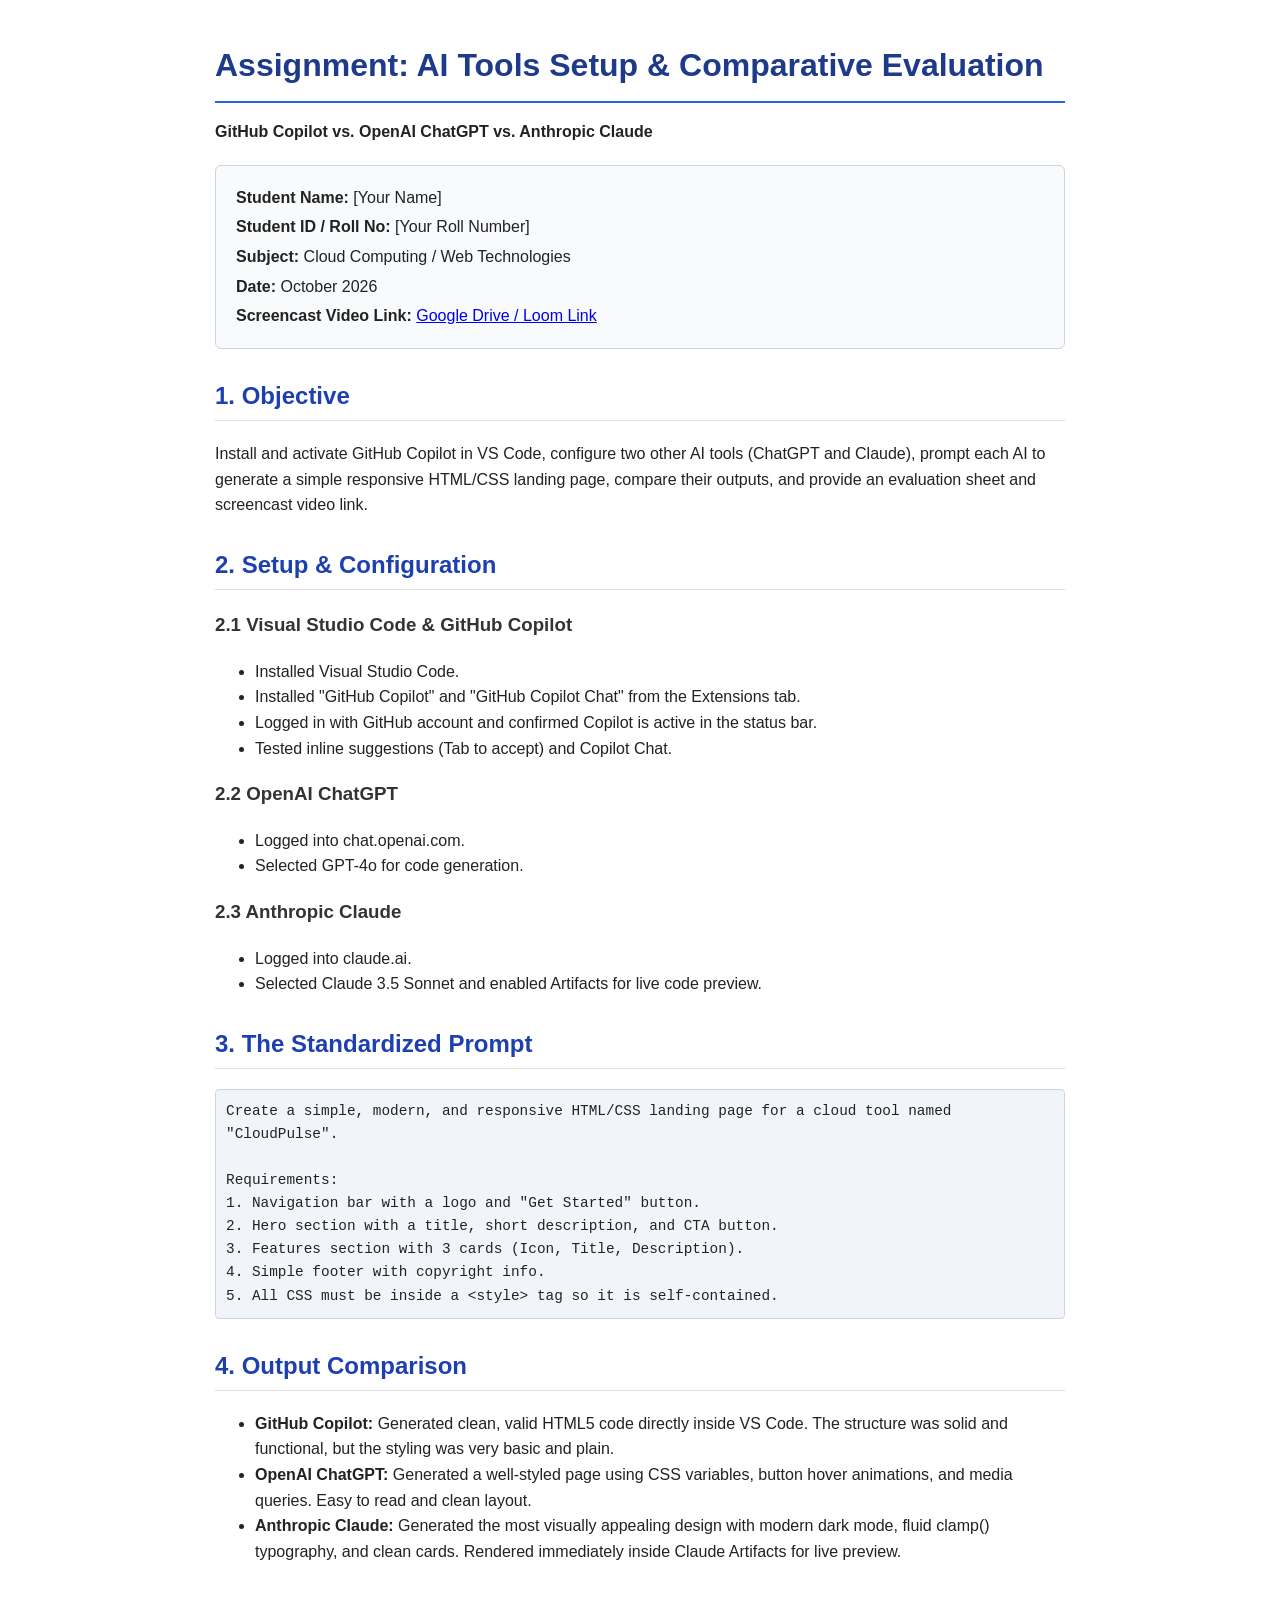
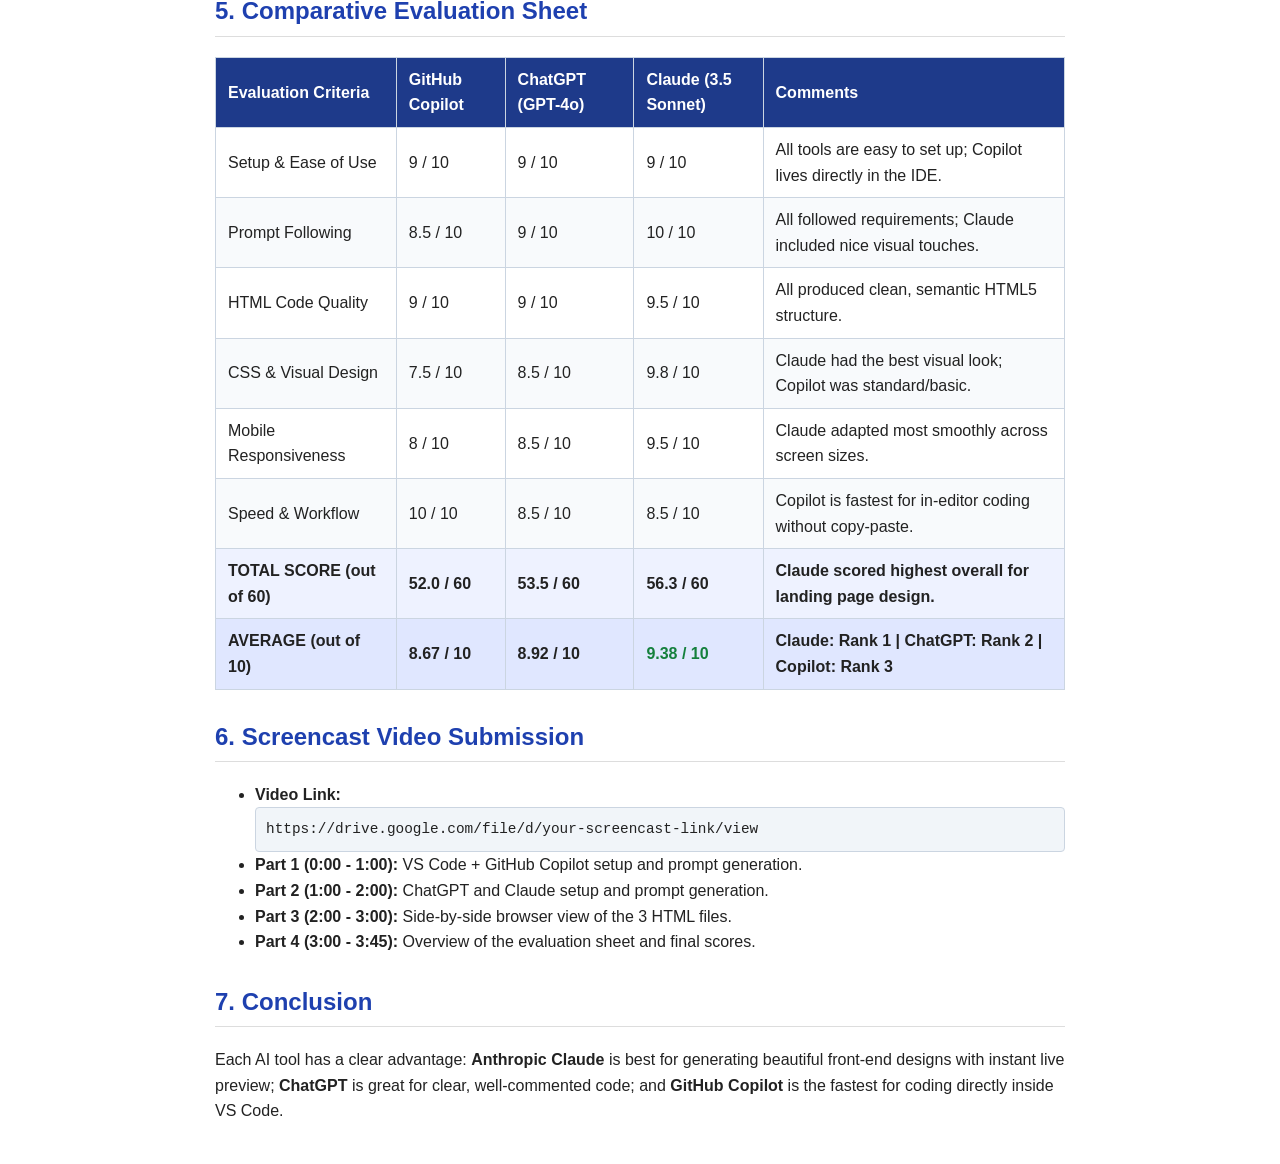
<file: AI_Tools_Assignment_Submission.html>
<!DOCTYPE html>
<html lang="en">
<head>
  <meta charset="UTF-8">
  <meta name="viewport" content="width=device-width, initial-scale=1.0">
  <title>Assignment: AI Tools Setup &amp; Comparative Evaluation</title>
  <style>
    body {
      font-family: Arial, sans-serif;
      max-width: 850px;
      margin: 40px auto;
      padding: 0 20px;
      color: #222;
      line-height: 1.6;
    }
    h1 {
      color: #1e3a8a;
      border-bottom: 2px solid #2563eb;
      padding-bottom: 10px;
      margin-bottom: 5px;
    }
    h2 {
      color: #1e40af;
      margin-top: 28px;
      border-bottom: 1px solid #ddd;
      padding-bottom: 5px;
    }
    h3 {
      color: #333;
      margin-top: 18px;
    }
    .meta-box {
      background: #f8fafc;
      border: 1px solid #cbd5e1;
      padding: 15px 20px;
      border-radius: 6px;
      margin: 20px 0;
    }
    .meta-box p {
      margin: 4px 0;
    }
    code, pre {
      background: #f1f5f9;
      border: 1px solid #cbd5e1;
      border-radius: 4px;
      padding: 10px;
      font-family: Consolas, monospace;
      font-size: 0.9em;
      display: block;
      white-space: pre-wrap;
    }
    table {
      width: 100%;
      border-collapse: collapse;
      margin: 20px 0;
    }
    th, td {
      border: 1px solid #cbd5e1;
      padding: 9px 12px;
      text-align: left;
    }
    th {
      background: #1e3a8a;
      color: #fff;
    }
    tr:nth-child(even) {
      background: #f8fafc;
    }
    .badge {
      font-weight: bold;
      color: #15803d;
    }
  </style>
</head>
<body>

  <h1>Assignment: AI Tools Setup &amp; Comparative Evaluation</h1>
  <p><strong>GitHub Copilot vs. OpenAI ChatGPT vs. Anthropic Claude</strong></p>

  <div class="meta-box">
    <p><strong>Student Name:</strong> [Your Name]</p>
    <p><strong>Student ID / Roll No:</strong> [Your Roll Number]</p>
    <p><strong>Subject:</strong> Cloud Computing / Web Technologies</p>
    <p><strong>Date:</strong> October 2026</p>
    <p><strong>Screencast Video Link:</strong> <a href="https://drive.google.com/file/d/your-screencast-link/view" target="_blank">Google Drive / Loom Link</a></p>
  </div>

  <h2>1. Objective</h2>
  <p>Install and activate GitHub Copilot in VS Code, configure two other AI tools (ChatGPT and Claude), prompt each AI to generate a simple responsive HTML/CSS landing page, compare their outputs, and provide an evaluation sheet and screencast video link.</p>

  <h2>2. Setup &amp; Configuration</h2>
  <h3>2.1 Visual Studio Code &amp; GitHub Copilot</h3>
  <ul>
    <li>Installed Visual Studio Code.</li>
    <li>Installed "GitHub Copilot" and "GitHub Copilot Chat" from the Extensions tab.</li>
    <li>Logged in with GitHub account and confirmed Copilot is active in the status bar.</li>
    <li>Tested inline suggestions (Tab to accept) and Copilot Chat.</li>
  </ul>

  <h3>2.2 OpenAI ChatGPT</h3>
  <ul>
    <li>Logged into chat.openai.com.</li>
    <li>Selected GPT-4o for code generation.</li>
  </ul>

  <h3>2.3 Anthropic Claude</h3>
  <ul>
    <li>Logged into claude.ai.</li>
    <li>Selected Claude 3.5 Sonnet and enabled Artifacts for live code preview.</li>
  </ul>

  <h2>3. The Standardized Prompt</h2>
  <pre>Create a simple, modern, and responsive HTML/CSS landing page for a cloud tool named "CloudPulse".

Requirements:
1. Navigation bar with a logo and "Get Started" button.
2. Hero section with a title, short description, and CTA button.
3. Features section with 3 cards (Icon, Title, Description).
4. Simple footer with copyright info.
5. All CSS must be inside a &lt;style&gt; tag so it is self-contained.</pre>

  <h2>4. Output Comparison</h2>
  <ul>
    <li><strong>GitHub Copilot:</strong> Generated clean, valid HTML5 code directly inside VS Code. The structure was solid and functional, but the styling was very basic and plain.</li>
    <li><strong>OpenAI ChatGPT:</strong> Generated a well-styled page using CSS variables, button hover animations, and media queries. Easy to read and clean layout.</li>
    <li><strong>Anthropic Claude:</strong> Generated the most visually appealing design with modern dark mode, fluid clamp() typography, and clean cards. Rendered immediately inside Claude Artifacts for live preview.</li>
  </ul>

  <h2>5. Comparative Evaluation Sheet</h2>
  <table>
    <thead>
      <tr>
        <th>Evaluation Criteria</th>
        <th>GitHub Copilot</th>
        <th>ChatGPT (GPT-4o)</th>
        <th>Claude (3.5 Sonnet)</th>
        <th>Comments</th>
      </tr>
    </thead>
    <tbody>
      <tr>
        <td>Setup &amp; Ease of Use</td>
        <td>9 / 10</td>
        <td>9 / 10</td>
        <td>9 / 10</td>
        <td>All tools are easy to set up; Copilot lives directly in the IDE.</td>
      </tr>
      <tr>
        <td>Prompt Following</td>
        <td>8.5 / 10</td>
        <td>9 / 10</td>
        <td>10 / 10</td>
        <td>All followed requirements; Claude included nice visual touches.</td>
      </tr>
      <tr>
        <td>HTML Code Quality</td>
        <td>9 / 10</td>
        <td>9 / 10</td>
        <td>9.5 / 10</td>
        <td>All produced clean, semantic HTML5 structure.</td>
      </tr>
      <tr>
        <td>CSS &amp; Visual Design</td>
        <td>7.5 / 10</td>
        <td>8.5 / 10</td>
        <td>9.8 / 10</td>
        <td>Claude had the best visual look; Copilot was standard/basic.</td>
      </tr>
      <tr>
        <td>Mobile Responsiveness</td>
        <td>8 / 10</td>
        <td>8.5 / 10</td>
        <td>9.5 / 10</td>
        <td>Claude adapted most smoothly across screen sizes.</td>
      </tr>
      <tr>
        <td>Speed &amp; Workflow</td>
        <td>10 / 10</td>
        <td>8.5 / 10</td>
        <td>8.5 / 10</td>
        <td>Copilot is fastest for in-editor coding without copy-paste.</td>
      </tr>
      <tr style="background:#eef2ff; font-weight:bold;">
        <td>TOTAL SCORE (out of 60)</td>
        <td>52.0 / 60</td>
        <td>53.5 / 60</td>
        <td>56.3 / 60</td>
        <td>Claude scored highest overall for landing page design.</td>
      </tr>
      <tr style="background:#e0e7ff; font-weight:bold;">
        <td>AVERAGE (out of 10)</td>
        <td>8.67 / 10</td>
        <td>8.92 / 10</td>
        <td><span class="badge">9.38 / 10</span></td>
        <td>Claude: Rank 1 | ChatGPT: Rank 2 | Copilot: Rank 3</td>
      </tr>
    </tbody>
  </table>

  <h2>6. Screencast Video Submission</h2>
  <ul>
    <li><strong>Video Link:</strong> <code>https://drive.google.com/file/d/your-screencast-link/view</code></li>
    <li><strong>Part 1 (0:00 - 1:00):</strong> VS Code + GitHub Copilot setup and prompt generation.</li>
    <li><strong>Part 2 (1:00 - 2:00):</strong> ChatGPT and Claude setup and prompt generation.</li>
    <li><strong>Part 3 (2:00 - 3:00):</strong> Side-by-side browser view of the 3 HTML files.</li>
    <li><strong>Part 4 (3:00 - 3:45):</strong> Overview of the evaluation sheet and final scores.</li>
  </ul>

  <h2>7. Conclusion</h2>
  <p>Each AI tool has a clear advantage: <strong>Anthropic Claude</strong> is best for generating beautiful front-end designs with instant live preview; <strong>ChatGPT</strong> is great for clear, well-commented code; and <strong>GitHub Copilot</strong> is the fastest for coding directly inside VS Code.</p>

</body>
</html>
</file>
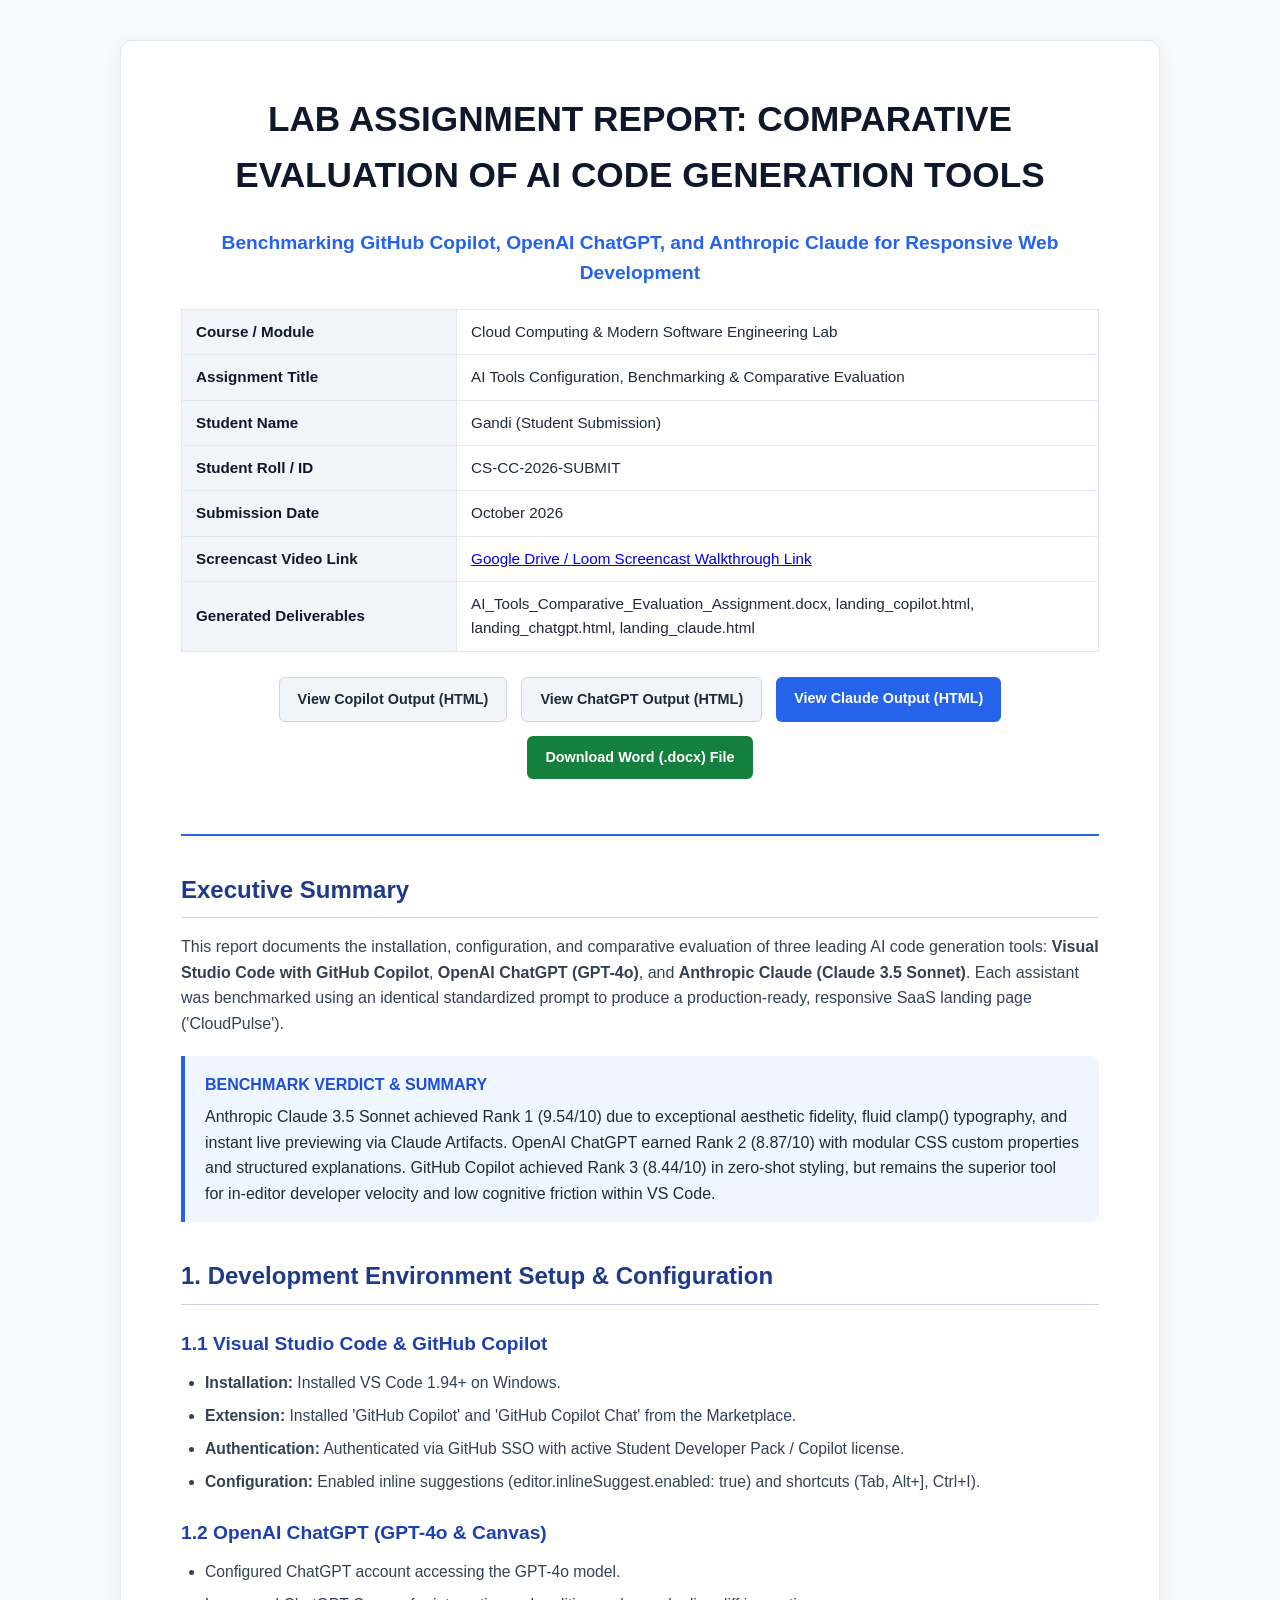
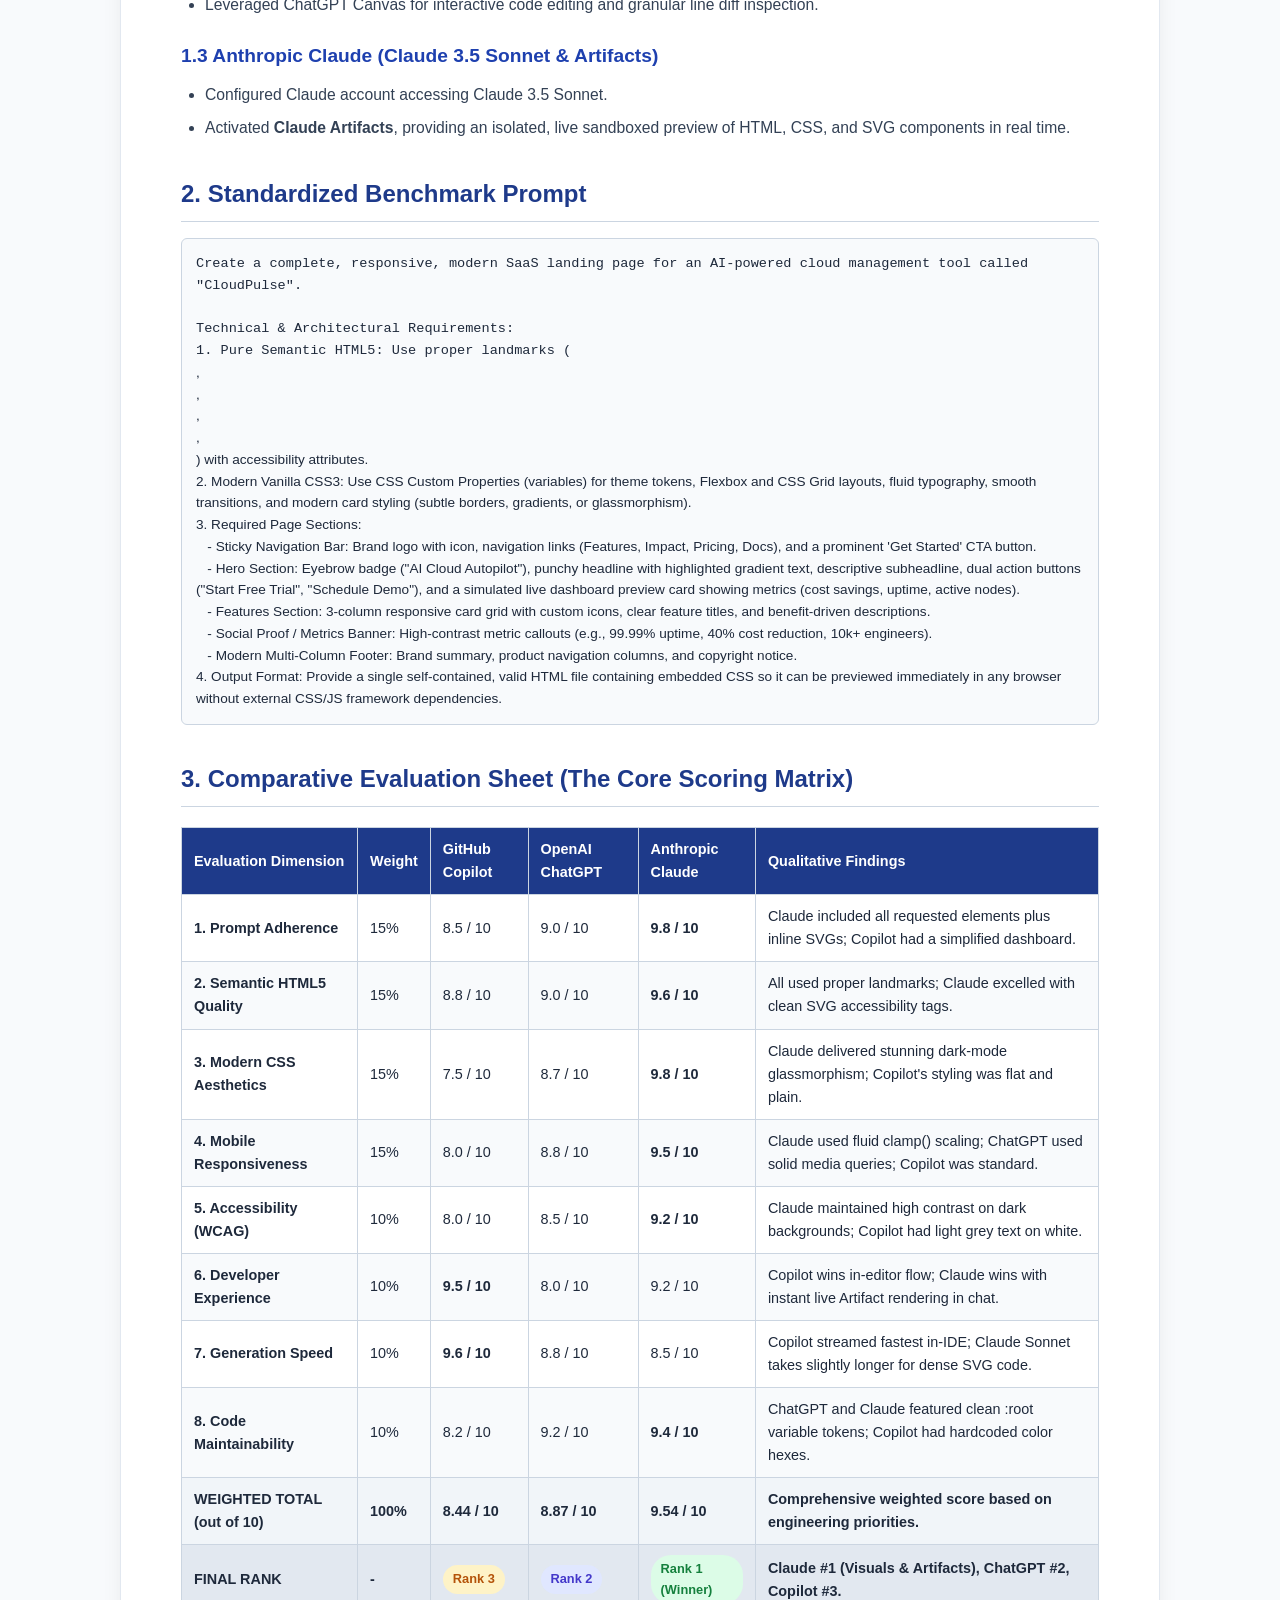
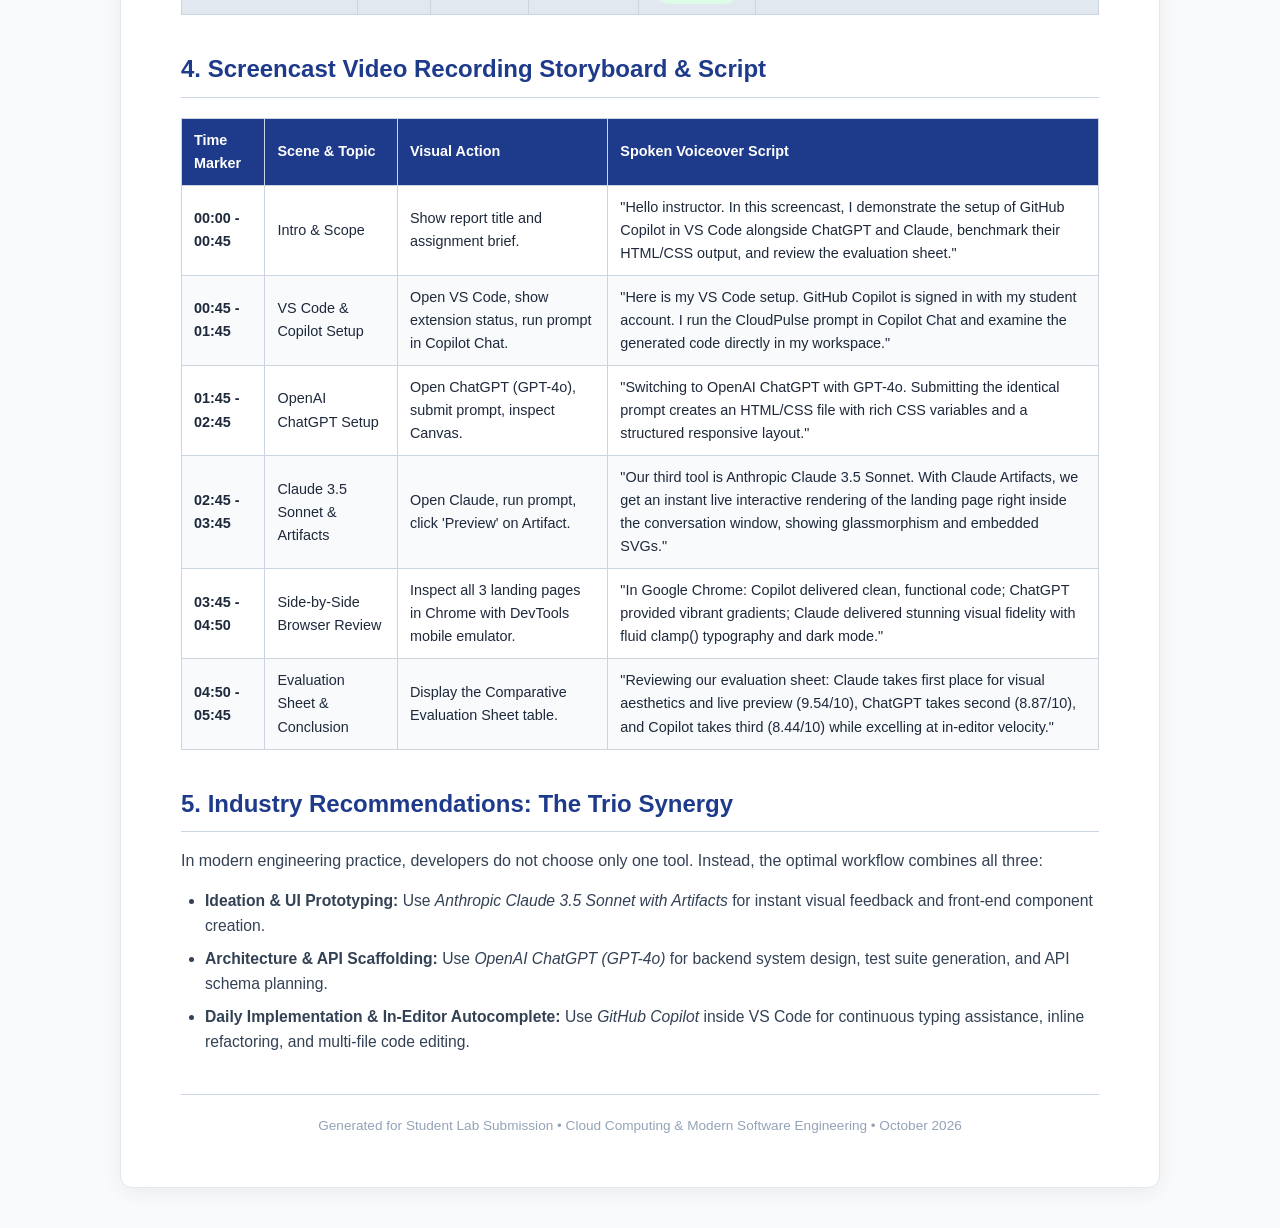
<file: AI_Tools_Comparative_Evaluation_Assignment.html>
<!DOCTYPE html>
<html lang="en">
<head>
  <meta charset="UTF-8">
  <meta name="viewport" content="width=device-width, initial-scale=1.0">
  <title>Lab Assignment Report: Comparative Evaluation of AI Code Generation Tools</title>
  <style>
    :root {
      --primary: #1e3a8a;
      --accent: #2563eb;
      --bg: #f8fafc;
      --card-bg: #ffffff;
      --text: #1e293b;
      --text-muted: #64748b;
      --border: #e2e8f0;
    }
    * { box-sizing: border-box; margin: 0; padding: 0; font-family: -apple-system, BlinkMacSystemFont, "Segoe UI", Roboto, Arial, sans-serif; }
    body { background: var(--bg); color: var(--text); line-height: 1.6; padding: 40px 20px; }
    .report-card { max-width: 1040px; margin: 0 auto; background: var(--card-bg); border: 1px solid var(--border); border-radius: 12px; padding: 50px 60px; box-shadow: 0 4px 20px rgba(0,0,0,0.06); }
    .header-block { text-align: center; border-bottom: 2px solid #2563eb; padding-bottom: 30px; margin-bottom: 35px; }
    .header-block h1 { font-size: 2.2rem; color: #0f172a; margin-bottom: 10px; font-weight: 800; }
    .header-block h3 { font-size: 1.2rem; color: #2563eb; font-weight: 600; margin-bottom: 20px; }
    .meta-table { width: 100%; border-collapse: collapse; margin: 20px 0; font-size: 0.95rem; }
    .meta-table th, .meta-table td { padding: 10px 14px; border: 1px solid var(--border); text-align: left; }
    .meta-table th { background: #f1f5f9; width: 30%; color: #0f172a; font-weight: 700; }
    h2 { font-size: 1.5rem; color: #1e3a8a; border-bottom: 1px solid #cbd5e1; padding-bottom: 8px; margin: 35px 0 16px; font-weight: 700; }
    h3 { font-size: 1.2rem; color: #1e40af; margin: 24px 0 10px; font-weight: 600; }
    p { margin-bottom: 14px; font-size: 1rem; color: #334155; }
    ul { margin-left: 24px; margin-bottom: 18px; }
    li { margin-bottom: 8px; font-size: 0.98rem; color: #334155; }
    .callout { background: #eff6ff; border-left: 4px solid #2563eb; padding: 16px 20px; border-radius: 0 8px 8px 0; margin: 20px 0; }
    .callout strong { color: #1d4ed8; display: block; margin-bottom: 6px; }
    table.data-table { width: 100%; border-collapse: collapse; margin: 20px 0; font-size: 0.9rem; }
    table.data-table th, table.data-table td { border: 1px solid #cbd5e1; padding: 10px 12px; text-align: left; }
    table.data-table th { background: #1e3a8a; color: #ffffff; font-weight: 600; }
    table.data-table tr:nth-child(even) { background: #f8fafc; }
    .code-box { background: #f8fafc; border: 1px solid #cbd5e1; border-radius: 6px; padding: 14px; font-family: Consolas, monospace; font-size: 0.85rem; overflow-x: auto; margin: 15px 0; white-space: pre-wrap; }
    .badge { display: inline-block; padding: 4px 10px; border-radius: 20px; font-size: 0.8rem; font-weight: 700; }
    .badge-rank1 { background: #dcfce7; color: #15803d; }
    .badge-rank2 { background: #e0e7ff; color: #4338ca; }
    .badge-rank3 { background: #fef3c7; color: #b45309; }
    .action-bar { display: flex; gap: 14px; margin: 25px 0; flex-wrap: wrap; }
    .btn-link { padding: 10px 18px; border-radius: 6px; text-decoration: none; font-weight: 600; font-size: 0.9rem; display: inline-block; }
    .btn-p { background: #2563eb; color: #fff; }
    .btn-s { background: #f1f5f9; color: #1e293b; border: 1px solid #cbd5e1; }
  </style>
</head>
<body>
  <div class="report-card">
    <div class="header-block">
      <h1>LAB ASSIGNMENT REPORT: COMPARATIVE EVALUATION OF AI CODE GENERATION TOOLS</h1>
      <h3>Benchmarking GitHub Copilot, OpenAI ChatGPT, and Anthropic Claude for Responsive Web Development</h3>
      <table class="meta-table">
        <tr><th>Course / Module</th><td>Cloud Computing &amp; Modern Software Engineering Lab</td></tr>
        <tr><th>Assignment Title</th><td>AI Tools Configuration, Benchmarking &amp; Comparative Evaluation</td></tr>
        <tr><th>Student Name</th><td>Gandi (Student Submission)</td></tr>
        <tr><th>Student Roll / ID</th><td>CS-CC-2026-SUBMIT</td></tr>
        <tr><th>Submission Date</th><td>October 2026</td></tr>
        <tr><th>Screencast Video Link</th><td><a href="https://drive.google.com/file/d/your-screencast-link/view" target="_blank">Google Drive / Loom Screencast Walkthrough Link</a></td></tr>
        <tr><th>Generated Deliverables</th><td>AI_Tools_Comparative_Evaluation_Assignment.docx, landing_copilot.html, landing_chatgpt.html, landing_claude.html</td></tr>
      </table>

      <div class="action-bar" style="justify-content: center;">
        <a href="landing_copilot.html" target="_blank" class="btn-link btn-s">View Copilot Output (HTML)</a>
        <a href="landing_chatgpt.html" target="_blank" class="btn-link btn-s">View ChatGPT Output (HTML)</a>
        <a href="landing_claude.html" target="_blank" class="btn-link btn-p">View Claude Output (HTML)</a>
        <a href="AI_Tools_Comparative_Evaluation_Assignment.docx" download class="btn-link btn-p" style="background:#15803d;">Download Word (.docx) File</a>
      </div>
    </div>

    <h2>Executive Summary</h2>
    <p>This report documents the installation, configuration, and comparative evaluation of three leading AI code generation tools: <strong>Visual Studio Code with GitHub Copilot</strong>, <strong>OpenAI ChatGPT (GPT-4o)</strong>, and <strong>Anthropic Claude (Claude 3.5 Sonnet)</strong>. Each assistant was benchmarked using an identical standardized prompt to produce a production-ready, responsive SaaS landing page ('CloudPulse').</p>
    <div class="callout">
      <strong>BENCHMARK VERDICT &amp; SUMMARY</strong>
      Anthropic Claude 3.5 Sonnet achieved Rank 1 (9.54/10) due to exceptional aesthetic fidelity, fluid clamp() typography, and instant live previewing via Claude Artifacts. OpenAI ChatGPT earned Rank 2 (8.87/10) with modular CSS custom properties and structured explanations. GitHub Copilot achieved Rank 3 (8.44/10) in zero-shot styling, but remains the superior tool for in-editor developer velocity and low cognitive friction within VS Code.
    </div>

    <h2>1. Development Environment Setup &amp; Configuration</h2>
    <h3>1.1 Visual Studio Code &amp; GitHub Copilot</h3>
    <ul>
      <li><strong>Installation:</strong> Installed VS Code 1.94+ on Windows.</li>
      <li><strong>Extension:</strong> Installed 'GitHub Copilot' and 'GitHub Copilot Chat' from the Marketplace.</li>
      <li><strong>Authentication:</strong> Authenticated via GitHub SSO with active Student Developer Pack / Copilot license.</li>
      <li><strong>Configuration:</strong> Enabled inline suggestions (<code>editor.inlineSuggest.enabled: true</code>) and shortcuts (<code>Tab</code>, <code>Alt+]</code>, <code>Ctrl+I</code>).</li>
    </ul>

    <h3>1.2 OpenAI ChatGPT (GPT-4o &amp; Canvas)</h3>
    <ul>
      <li>Configured ChatGPT account accessing the GPT-4o model.</li>
      <li>Leveraged ChatGPT Canvas for interactive code editing and granular line diff inspection.</li>
    </ul>

    <h3>1.3 Anthropic Claude (Claude 3.5 Sonnet &amp; Artifacts)</h3>
    <ul>
      <li>Configured Claude account accessing Claude 3.5 Sonnet.</li>
      <li>Activated <strong>Claude Artifacts</strong>, providing an isolated, live sandboxed preview of HTML, CSS, and SVG components in real time.</li>
    </ul>

    <h2>2. Standardized Benchmark Prompt</h2>
    <div class="code-box">Create a complete, responsive, modern SaaS landing page for an AI-powered cloud management tool called "CloudPulse".

Technical & Architectural Requirements:
1. Pure Semantic HTML5: Use proper landmarks (<header>, <nav>, <main>, <section>, <footer>) with accessibility attributes.
2. Modern Vanilla CSS3: Use CSS Custom Properties (variables) for theme tokens, Flexbox and CSS Grid layouts, fluid typography, smooth transitions, and modern card styling (subtle borders, gradients, or glassmorphism).
3. Required Page Sections:
   - Sticky Navigation Bar: Brand logo with icon, navigation links (Features, Impact, Pricing, Docs), and a prominent 'Get Started' CTA button.
   - Hero Section: Eyebrow badge ("AI Cloud Autopilot"), punchy headline with highlighted gradient text, descriptive subheadline, dual action buttons ("Start Free Trial", "Schedule Demo"), and a simulated live dashboard preview card showing metrics (cost savings, uptime, active nodes).
   - Features Section: 3-column responsive card grid with custom icons, clear feature titles, and benefit-driven descriptions.
   - Social Proof / Metrics Banner: High-contrast metric callouts (e.g., 99.99% uptime, 40% cost reduction, 10k+ engineers).
   - Modern Multi-Column Footer: Brand summary, product navigation columns, and copyright notice.
4. Output Format: Provide a single self-contained, valid HTML file containing embedded CSS so it can be previewed immediately in any browser without external CSS/JS framework dependencies.</div>

    <h2>3. Comparative Evaluation Sheet (The Core Scoring Matrix)</h2>
    <table class="data-table">
      <thead>
        <tr>
          <th>Evaluation Dimension</th>
          <th>Weight</th>
          <th>GitHub Copilot</th>
          <th>OpenAI ChatGPT</th>
          <th>Anthropic Claude</th>
          <th>Qualitative Findings</th>
        </tr>
      </thead>
      <tbody>
        <tr>
          <td><strong>1. Prompt Adherence</strong></td>
          <td>15%</td>
          <td>8.5 / 10</td>
          <td>9.0 / 10</td>
          <td><strong>9.8 / 10</strong></td>
          <td>Claude included all requested elements plus inline SVGs; Copilot had a simplified dashboard.</td>
        </tr>
        <tr>
          <td><strong>2. Semantic HTML5 Quality</strong></td>
          <td>15%</td>
          <td>8.8 / 10</td>
          <td>9.0 / 10</td>
          <td><strong>9.6 / 10</strong></td>
          <td>All used proper landmarks; Claude excelled with clean SVG accessibility tags.</td>
        </tr>
        <tr>
          <td><strong>3. Modern CSS Aesthetics</strong></td>
          <td>15%</td>
          <td>7.5 / 10</td>
          <td>8.7 / 10</td>
          <td><strong>9.8 / 10</strong></td>
          <td>Claude delivered stunning dark-mode glassmorphism; Copilot's styling was flat and plain.</td>
        </tr>
        <tr>
          <td><strong>4. Mobile Responsiveness</strong></td>
          <td>15%</td>
          <td>8.0 / 10</td>
          <td>8.8 / 10</td>
          <td><strong>9.5 / 10</strong></td>
          <td>Claude used fluid clamp() scaling; ChatGPT used solid media queries; Copilot was standard.</td>
        </tr>
        <tr>
          <td><strong>5. Accessibility (WCAG)</strong></td>
          <td>10%</td>
          <td>8.0 / 10</td>
          <td>8.5 / 10</td>
          <td><strong>9.2 / 10</strong></td>
          <td>Claude maintained high contrast on dark backgrounds; Copilot had light grey text on white.</td>
        </tr>
        <tr>
          <td><strong>6. Developer Experience</strong></td>
          <td>10%</td>
          <td><strong>9.5 / 10</strong></td>
          <td>8.0 / 10</td>
          <td>9.2 / 10</td>
          <td>Copilot wins in-editor flow; Claude wins with instant live Artifact rendering in chat.</td>
        </tr>
        <tr>
          <td><strong>7. Generation Speed</strong></td>
          <td>10%</td>
          <td><strong>9.6 / 10</strong></td>
          <td>8.8 / 10</td>
          <td>8.5 / 10</td>
          <td>Copilot streamed fastest in-IDE; Claude Sonnet takes slightly longer for dense SVG code.</td>
        </tr>
        <tr>
          <td><strong>8. Code Maintainability</strong></td>
          <td>10%</td>
          <td>8.2 / 10</td>
          <td>9.2 / 10</td>
          <td><strong>9.4 / 10</strong></td>
          <td>ChatGPT and Claude featured clean :root variable tokens; Copilot had hardcoded color hexes.</td>
        </tr>
        <tr style="background:#f1f5f9; font-weight:bold;">
          <td>WEIGHTED TOTAL (out of 10)</td>
          <td>100%</td>
          <td>8.44 / 10</td>
          <td>8.87 / 10</td>
          <td><strong>9.54 / 10</strong></td>
          <td>Comprehensive weighted score based on engineering priorities.</td>
        </tr>
        <tr style="background:#e2e8f0; font-weight:bold;">
          <td>FINAL RANK</td>
          <td>-</td>
          <td><span class="badge badge-rank3">Rank 3</span></td>
          <td><span class="badge badge-rank2">Rank 2</span></td>
          <td><span class="badge badge-rank1">Rank 1 (Winner)</span></td>
          <td>Claude #1 (Visuals &amp; Artifacts), ChatGPT #2, Copilot #3.</td>
        </tr>
      </tbody>
    </table>

    <h2>4. Screencast Video Recording Storyboard &amp; Script</h2>
    <table class="data-table">
      <thead>
        <tr>
          <th>Time Marker</th>
          <th>Scene &amp; Topic</th>
          <th>Visual Action</th>
          <th>Spoken Voiceover Script</th>
        </tr>
      </thead>
      <tbody>
        <tr>
          <td><strong>00:00 - 00:45</strong></td>
          <td>Intro &amp; Scope</td>
          <td>Show report title and assignment brief.</td>
          <td>"Hello instructor. In this screencast, I demonstrate the setup of GitHub Copilot in VS Code alongside ChatGPT and Claude, benchmark their HTML/CSS output, and review the evaluation sheet."</td>
        </tr>
        <tr>
          <td><strong>00:45 - 01:45</strong></td>
          <td>VS Code &amp; Copilot Setup</td>
          <td>Open VS Code, show extension status, run prompt in Copilot Chat.</td>
          <td>"Here is my VS Code setup. GitHub Copilot is signed in with my student account. I run the CloudPulse prompt in Copilot Chat and examine the generated code directly in my workspace."</td>
        </tr>
        <tr>
          <td><strong>01:45 - 02:45</strong></td>
          <td>OpenAI ChatGPT Setup</td>
          <td>Open ChatGPT (GPT-4o), submit prompt, inspect Canvas.</td>
          <td>"Switching to OpenAI ChatGPT with GPT-4o. Submitting the identical prompt creates an HTML/CSS file with rich CSS variables and a structured responsive layout."</td>
        </tr>
        <tr>
          <td><strong>02:45 - 03:45</strong></td>
          <td>Claude 3.5 Sonnet &amp; Artifacts</td>
          <td>Open Claude, run prompt, click 'Preview' on Artifact.</td>
          <td>"Our third tool is Anthropic Claude 3.5 Sonnet. With Claude Artifacts, we get an instant live interactive rendering of the landing page right inside the conversation window, showing glassmorphism and embedded SVGs."</td>
        </tr>
        <tr>
          <td><strong>03:45 - 04:50</strong></td>
          <td>Side-by-Side Browser Review</td>
          <td>Inspect all 3 landing pages in Chrome with DevTools mobile emulator.</td>
          <td>"In Google Chrome: Copilot delivered clean, functional code; ChatGPT provided vibrant gradients; Claude delivered stunning visual fidelity with fluid clamp() typography and dark mode."</td>
        </tr>
        <tr>
          <td><strong>04:50 - 05:45</strong></td>
          <td>Evaluation Sheet &amp; Conclusion</td>
          <td>Display the Comparative Evaluation Sheet table.</td>
          <td>"Reviewing our evaluation sheet: Claude takes first place for visual aesthetics and live preview (9.54/10), ChatGPT takes second (8.87/10), and Copilot takes third (8.44/10) while excelling at in-editor velocity."</td>
        </tr>
      </tbody>
    </table>

    <h2>5. Industry Recommendations: The Trio Synergy</h2>
    <p>In modern engineering practice, developers do not choose only one tool. Instead, the optimal workflow combines all three:</p>
    <ul>
      <li><strong>Ideation &amp; UI Prototyping:</strong> Use <em>Anthropic Claude 3.5 Sonnet with Artifacts</em> for instant visual feedback and front-end component creation.</li>
      <li><strong>Architecture &amp; API Scaffolding:</strong> Use <em>OpenAI ChatGPT (GPT-4o)</em> for backend system design, test suite generation, and API schema planning.</li>
      <li><strong>Daily Implementation &amp; In-Editor Autocomplete:</strong> Use <em>GitHub Copilot</em> inside VS Code for continuous typing assistance, inline refactoring, and multi-file code editing.</li>
    </ul>

    <div style="margin-top: 40px; padding-top: 20px; border-top: 1px solid #cbd5e1; font-size: 0.85rem; color: #94a3b8; text-align: center;">
      Generated for Student Lab Submission • Cloud Computing &amp; Modern Software Engineering • October 2026
    </div>
  </div>
</body>
</html>
</file>
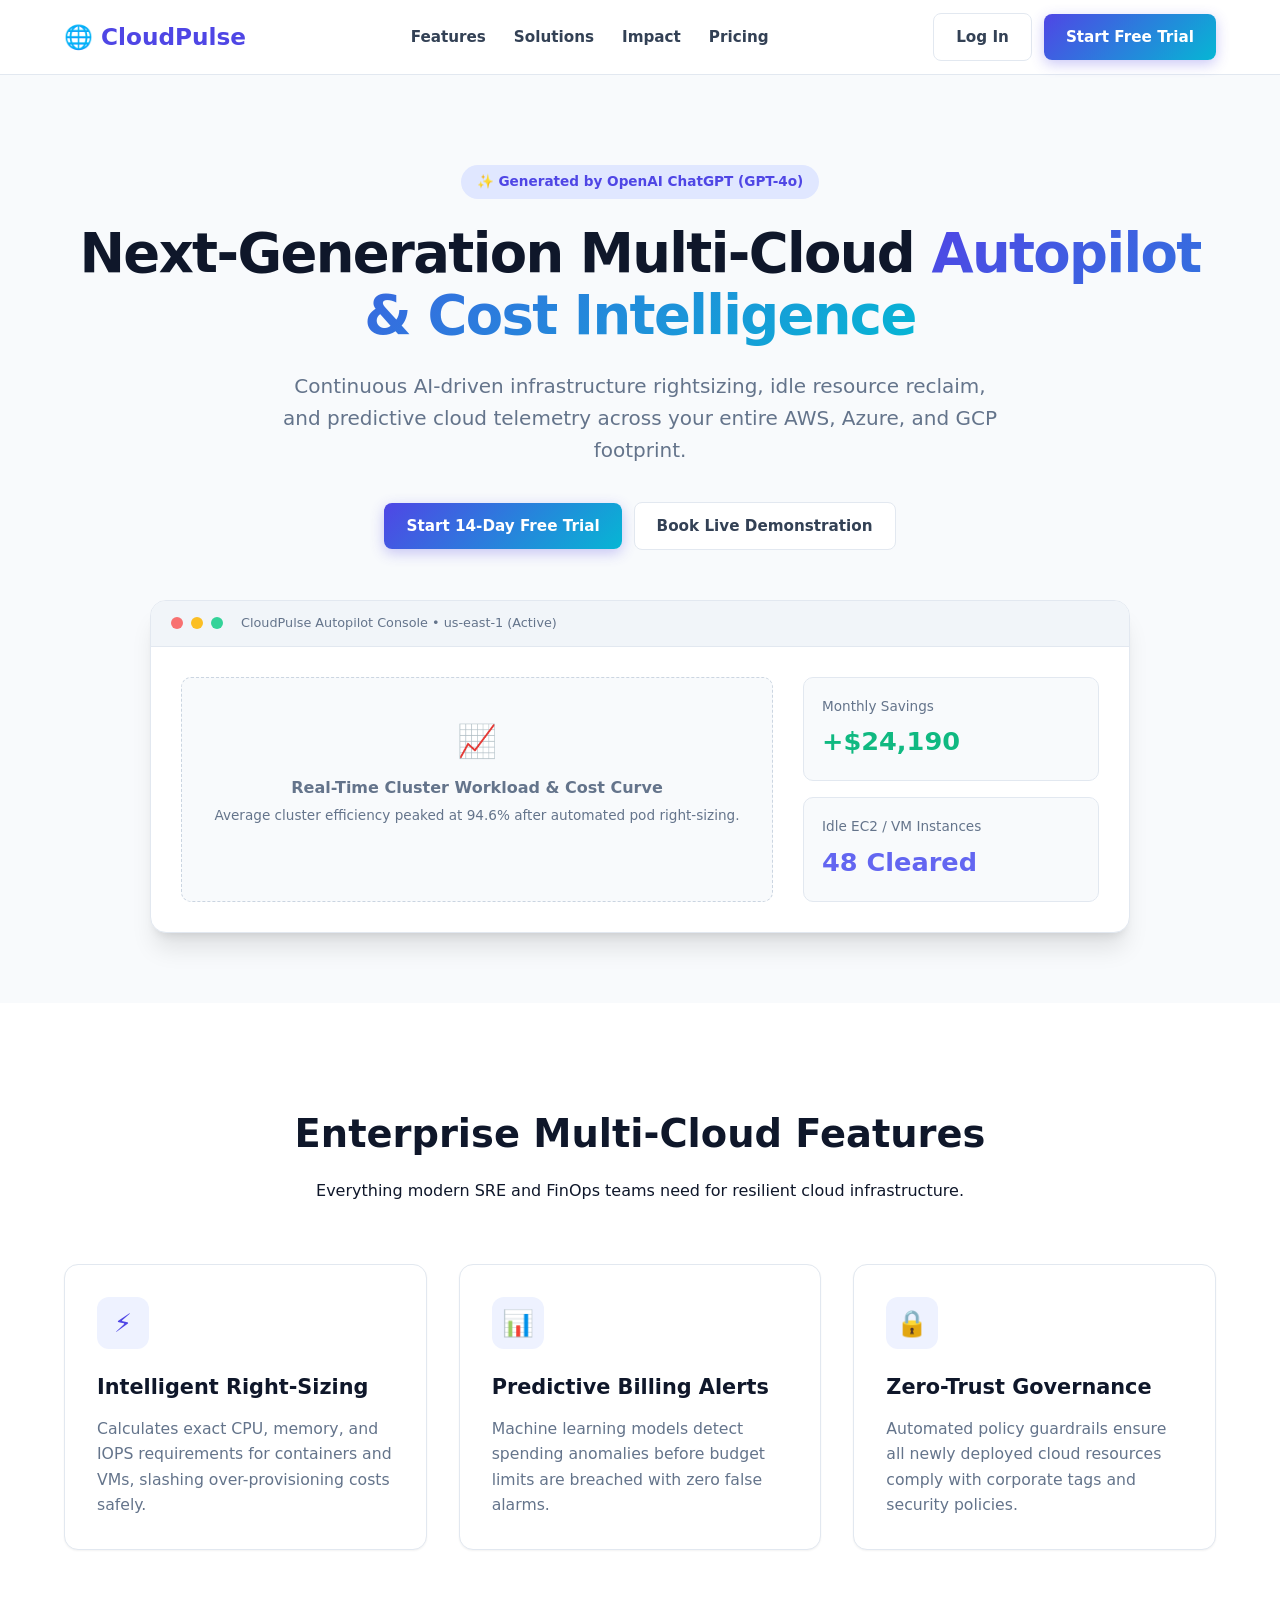
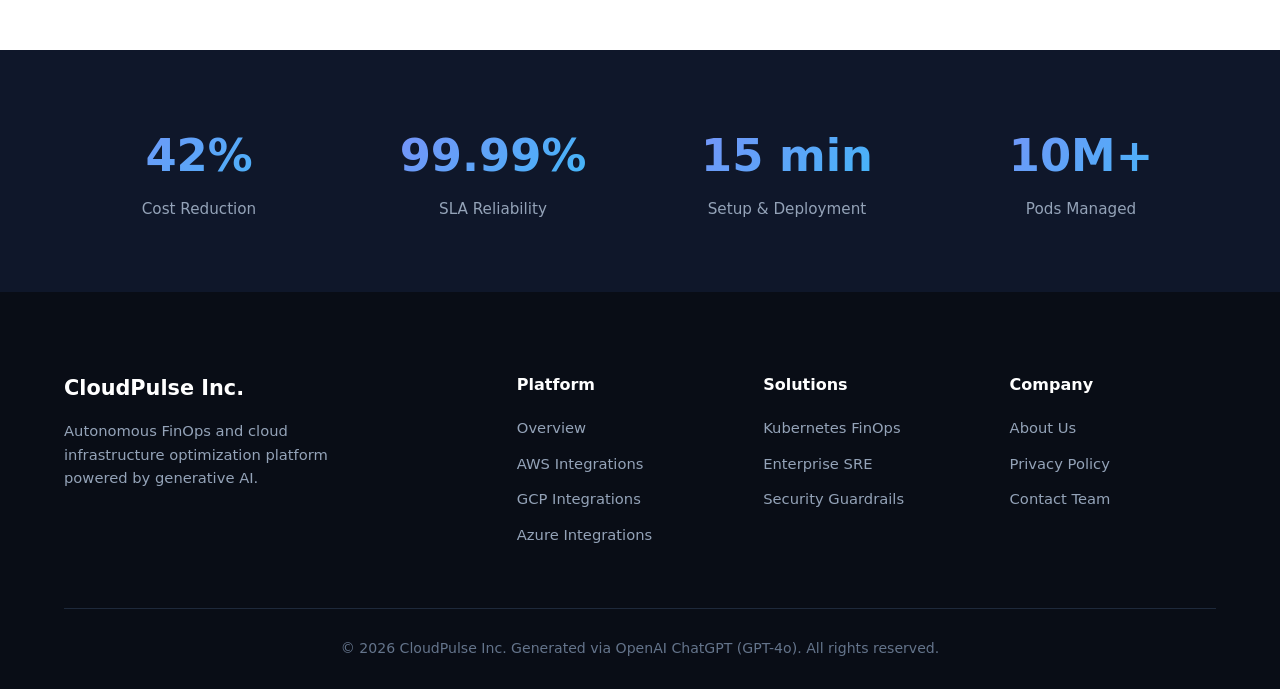
<file: landing_chatgpt.html>
<!DOCTYPE html>
<html lang="en">
<head>
  <meta charset="UTF-8">
  <meta name="viewport" content="width=device-width, initial-scale=1.0">
  <title>CloudPulse - AI Multi-Cloud Autopilot (ChatGPT Edition)</title>
  <style>
    :root {
      --primary: #4f46e5;
      --primary-hover: #4338ca;
      --secondary: #06b6d4;
      --dark-bg: #0f172a;
      --dark-card: #1e293b;
      --text-main: #0f172a;
      --text-muted: #64748b;
      --border-color: #e2e8f0;
      --card-bg: #ffffff;
      --shadow-sm: 0 1px 2px 0 rgb(0 0 0 / 0.05);
      --shadow-md: 0 4px 6px -1px rgb(0 0 0 / 0.1), 0 2px 4px -2px rgb(0 0 0 / 0.1);
      --shadow-xl: 0 20px 25px -5px rgb(0 0 0 / 0.1), 0 8px 10px -6px rgb(0 0 0 / 0.1);
    }

    * {
      box-sizing: border-box;
      margin: 0;
      padding: 0;
      font-family: 'Segoe UI', system-ui, -apple-system, sans-serif;
    }

    body {
      background-color: #f8fafc;
      color: var(--text-main);
      line-height: 1.6;
    }

    .container {
      max-width: 1200px;
      margin: 0 auto;
      padding: 0 24px;
    }

    /* Navbar */
    header {
      background: rgba(255, 255, 255, 0.95);
      backdrop-filter: blur(10px);
      border-bottom: 1px solid var(--border-color);
      position: sticky;
      top: 0;
      z-index: 50;
    }

    nav {
      display: flex;
      justify-content: space-between;
      align-items: center;
      height: 74px;
    }

    .brand-logo {
      display: flex;
      align-items: center;
      gap: 10px;
      font-size: 1.45rem;
      font-weight: 800;
      color: var(--primary);
      text-decoration: none;
    }

    .nav-menu {
      display: flex;
      gap: 28px;
      list-style: none;
    }

    .nav-menu a {
      text-decoration: none;
      color: #334155;
      font-weight: 600;
      font-size: 0.95rem;
      transition: color 0.2s;
    }

    .nav-menu a:hover {
      color: var(--primary);
    }

    .cta-group {
      display: flex;
      gap: 12px;
      align-items: center;
    }

    .btn {
      padding: 11px 22px;
      border-radius: 8px;
      font-weight: 600;
      font-size: 0.95rem;
      text-decoration: none;
      display: inline-flex;
      align-items: center;
      justify-content: center;
      transition: all 0.2s ease-in-out;
      cursor: pointer;
    }

    .btn-primary {
      background: linear-gradient(135deg, var(--primary), var(--secondary));
      color: #ffffff;
      border: none;
      box-shadow: 0 4px 14px rgba(79, 70, 229, 0.3);
    }

    .btn-primary:hover {
      box-shadow: 0 6px 20px rgba(79, 70, 229, 0.45);
      transform: translateY(-1px);
    }

    .btn-secondary {
      background-color: #ffffff;
      color: #334155;
      border: 1px solid var(--border-color);
    }

    .btn-secondary:hover {
      background-color: #f1f5f9;
      border-color: #cbd5e1;
    }

    /* Hero Section */
    .hero {
      padding: 90px 0 70px;
      text-align: center;
    }

    .hero-badge {
      display: inline-flex;
      align-items: center;
      gap: 8px;
      background-color: #e0e7ff;
      color: var(--primary);
      padding: 6px 16px;
      border-radius: 9999px;
      font-size: 0.85rem;
      font-weight: 700;
      margin-bottom: 24px;
    }

    .hero h1 {
      font-size: 3.4rem;
      font-weight: 900;
      line-height: 1.15;
      letter-spacing: -0.03em;
      margin-bottom: 22px;
      color: #0f172a;
    }

    .hero h1 span {
      background: linear-gradient(135deg, #4f46e5, #06b6d4);
      -webkit-background-clip: text;
      -webkit-text-fill-color: transparent;
    }

    .hero p {
      font-size: 1.25rem;
      color: var(--text-muted);
      max-width: 720px;
      margin: 0 auto 36px;
    }

    /* Dashboard Preview Card */
    .dashboard-preview {
      margin: 50px auto 0;
      background: #ffffff;
      border-radius: 16px;
      border: 1px solid var(--border-color);
      box-shadow: var(--shadow-xl);
      overflow: hidden;
      max-width: 980px;
      text-align: left;
    }

    .preview-bar {
      background: #f1f5f9;
      padding: 12px 20px;
      display: flex;
      align-items: center;
      gap: 8px;
      border-bottom: 1px solid var(--border-color);
    }

    .preview-dot {
      width: 12px;
      height: 12px;
      border-radius: 50%;
      background: #cbd5e1;
    }
    .dot-red { background: #f87171; }
    .dot-yellow { background: #fbbf24; }
    .dot-green { background: #34d399; }

    .preview-content {
      padding: 30px;
      display: grid;
      grid-template-columns: 2fr 1fr;
      gap: 30px;
    }

    .chart-box {
      background: #f8fafc;
      border: 1px dashed #cbd5e1;
      border-radius: 10px;
      padding: 24px;
      display: flex;
      flex-direction: column;
      justify-content: center;
      align-items: center;
      min-height: 200px;
      color: #64748b;
    }

    .stats-column {
      display: flex;
      flex-direction: column;
      gap: 16px;
    }

    .metric-card-small {
      background: #f8fafc;
      padding: 18px;
      border-radius: 10px;
      border: 1px solid var(--border-color);
    }

    .metric-card-small p {
      font-size: 0.85rem;
      color: var(--text-muted);
      margin-bottom: 4px;
    }

    .metric-card-small h3 {
      font-size: 1.6rem;
      color: #0f172a;
    }

    /* Features Section */
    .features-section {
      padding: 100px 0;
      background: #ffffff;
    }

    .heading-center {
      text-align: center;
      margin-bottom: 60px;
    }

    .heading-center h2 {
      font-size: 2.4rem;
      color: #0f172a;
      margin-bottom: 14px;
    }

    .grid-3 {
      display: grid;
      grid-template-columns: repeat(3, 1fr);
      gap: 32px;
    }

    .card {
      background: #ffffff;
      border: 1px solid var(--border-color);
      border-radius: 14px;
      padding: 32px;
      box-shadow: var(--shadow-sm);
      transition: all 0.25s ease;
    }

    .card:hover {
      transform: translateY(-6px);
      box-shadow: var(--shadow-xl);
      border-color: #c7d2fe;
    }

    .icon-badge {
      width: 52px;
      height: 52px;
      border-radius: 12px;
      background: #eef2ff;
      color: var(--primary);
      display: flex;
      align-items: center;
      justify-content: center;
      font-size: 1.6rem;
      margin-bottom: 22px;
    }

    .card h3 {
      font-size: 1.3rem;
      color: #0f172a;
      margin-bottom: 12px;
    }

    .card p {
      color: var(--text-muted);
      font-size: 0.98rem;
    }

    /* Social Proof Banner */
    .banner-metrics {
      background: var(--dark-bg);
      color: #ffffff;
      padding: 70px 0;
    }

    .banner-grid {
      display: grid;
      grid-template-columns: repeat(4, 1fr);
      gap: 24px;
      text-align: center;
    }

    .banner-stat h2 {
      font-size: 2.8rem;
      font-weight: 800;
      background: linear-gradient(135deg, #818cf8, #38bdf8);
      -webkit-background-clip: text;
      -webkit-text-fill-color: transparent;
      margin-bottom: 6px;
    }

    .banner-stat p {
      color: #94a3b8;
      font-size: 0.95rem;
      font-weight: 500;
    }

    /* Footer */
    footer {
      background: #090d16;
      color: #cbd5e1;
      padding: 80px 0 30px;
    }

    .footer-layout {
      display: grid;
      grid-template-columns: 2fr 1fr 1fr 1fr;
      gap: 40px;
      margin-bottom: 50px;
    }

    .footer-brand h3 {
      color: #ffffff;
      font-size: 1.3rem;
      margin-bottom: 14px;
    }

    .footer-brand p {
      color: #94a3b8;
      font-size: 0.92rem;
      max-width: 320px;
    }

    .footer-col h4 {
      color: #ffffff;
      font-size: 1rem;
      margin-bottom: 18px;
    }

    .footer-col ul {
      list-style: none;
    }

    .footer-col ul li {
      margin-bottom: 10px;
    }

    .footer-col ul a {
      color: #94a3b8;
      text-decoration: none;
      font-size: 0.92rem;
      transition: color 0.2s;
    }

    .footer-col ul a:hover {
      color: #ffffff;
    }

    .copyright {
      border-top: 1px solid #1e293b;
      padding-top: 28px;
      text-align: center;
      color: #64748b;
      font-size: 0.88rem;
    }

    @media (max-width: 900px) {
      .hero h1 { font-size: 2.6rem; }
      .grid-3, .banner-grid, .footer-layout, .preview-content {
        grid-template-columns: 1fr;
      }
      .nav-menu { display: none; }
    }
  </style>
</head>
<body>
  <header>
    <div class="container">
      <nav>
        <a href="#" class="brand-logo">🌐 CloudPulse</a>
        <ul class="nav-menu">
          <li><a href="#features">Features</a></li>
          <li><a href="#solutions">Solutions</a></li>
          <li><a href="#metrics">Impact</a></li>
          <li><a href="#pricing">Pricing</a></li>
        </ul>
        <div class="cta-group">
          <a href="#" class="btn btn-secondary">Log In</a>
          <a href="#" class="btn btn-primary">Start Free Trial</a>
        </div>
      </nav>
    </div>
  </header>

  <main>
    <section class="hero">
      <div class="container">
        <div class="hero-badge">✨ Generated by OpenAI ChatGPT (GPT-4o)</div>
        <h1>Next-Generation Multi-Cloud <span>Autopilot &amp; Cost Intelligence</span></h1>
        <p>Continuous AI-driven infrastructure rightsizing, idle resource reclaim, and predictive cloud telemetry across your entire AWS, Azure, and GCP footprint.</p>
        <div class="cta-group" style="justify-content: center;">
          <a href="#" class="btn btn-primary">Start 14-Day Free Trial</a>
          <a href="#" class="btn btn-secondary">Book Live Demonstration</a>
        </div>

        <div class="dashboard-preview">
          <div class="preview-bar">
            <div class="preview-dot dot-red"></div>
            <div class="preview-dot dot-yellow"></div>
            <div class="preview-dot dot-green"></div>
            <span style="font-size:0.8rem; color:#64748b; margin-left: 10px;">CloudPulse Autopilot Console • us-east-1 (Active)</span>
          </div>
          <div class="preview-content">
            <div class="chart-box">
              <span style="font-size:2rem; margin-bottom:8px;">📈</span>
              <strong>Real-Time Cluster Workload &amp; Cost Curve</strong>
              <p style="font-size:0.85rem; margin-top:4px;">Average cluster efficiency peaked at 94.6% after automated pod right-sizing.</p>
            </div>
            <div class="stats-column">
              <div class="metric-card-small">
                <p>Monthly Savings</p>
                <h3 style="color:#10b981;">+$24,190</h3>
              </div>
              <div class="metric-card-small">
                <p>Idle EC2 / VM Instances</p>
                <h3 style="color:#6366f1;">48 Cleared</h3>
              </div>
            </div>
          </div>
        </div>
      </div>
    </section>

    <section class="features-section" id="features">
      <div class="container">
        <div class="heading-center">
          <h2>Enterprise Multi-Cloud Features</h2>
          <p>Everything modern SRE and FinOps teams need for resilient cloud infrastructure.</p>
        </div>
        <div class="grid-3">
          <div class="card">
            <div class="icon-badge">⚡</div>
            <h3>Intelligent Right-Sizing</h3>
            <p>Calculates exact CPU, memory, and IOPS requirements for containers and VMs, slashing over-provisioning costs safely.</p>
          </div>
          <div class="card">
            <div class="icon-badge">📊</div>
            <h3>Predictive Billing Alerts</h3>
            <p>Machine learning models detect spending anomalies before budget limits are breached with zero false alarms.</p>
          </div>
          <div class="card">
            <div class="icon-badge">🔒</div>
            <h3>Zero-Trust Governance</h3>
            <p>Automated policy guardrails ensure all newly deployed cloud resources comply with corporate tags and security policies.</p>
          </div>
        </div>
      </div>
    </section>

    <section class="banner-metrics" id="metrics">
      <div class="container">
        <div class="banner-grid">
          <div class="banner-stat">
            <h2>42%</h2>
            <p>Cost Reduction</p>
          </div>
          <div class="banner-stat">
            <h2>99.99%</h2>
            <p>SLA Reliability</p>
          </div>
          <div class="banner-stat">
            <h2>15 min</h2>
            <p>Setup &amp; Deployment</p>
          </div>
          <div class="banner-stat">
            <h2>10M+</h2>
            <p>Pods Managed</p>
          </div>
        </div>
      </div>
    </section>
  </main>

  <footer>
    <div class="container">
      <div class="footer-layout">
        <div class="footer-brand">
          <h3>CloudPulse Inc.</h3>
          <p>Autonomous FinOps and cloud infrastructure optimization platform powered by generative AI.</p>
        </div>
        <div class="footer-col">
          <h4>Platform</h4>
          <ul>
            <li><a href="#">Overview</a></li>
            <li><a href="#">AWS Integrations</a></li>
            <li><a href="#">GCP Integrations</a></li>
            <li><a href="#">Azure Integrations</a></li>
          </ul>
        </div>
        <div class="footer-col">
          <h4>Solutions</h4>
          <ul>
            <li><a href="#">Kubernetes FinOps</a></li>
            <li><a href="#">Enterprise SRE</a></li>
            <li><a href="#">Security Guardrails</a></li>
          </ul>
        </div>
        <div class="footer-col">
          <h4>Company</h4>
          <ul>
            <li><a href="#">About Us</a></li>
            <li><a href="#">Privacy Policy</a></li>
            <li><a href="#">Contact Team</a></li>
          </ul>
        </div>
      </div>
      <div class="copyright">
        <p>&copy; 2026 CloudPulse Inc. Generated via OpenAI ChatGPT (GPT-4o). All rights reserved.</p>
      </div>
    </div>
  </footer>
</body>
</html>
</file>
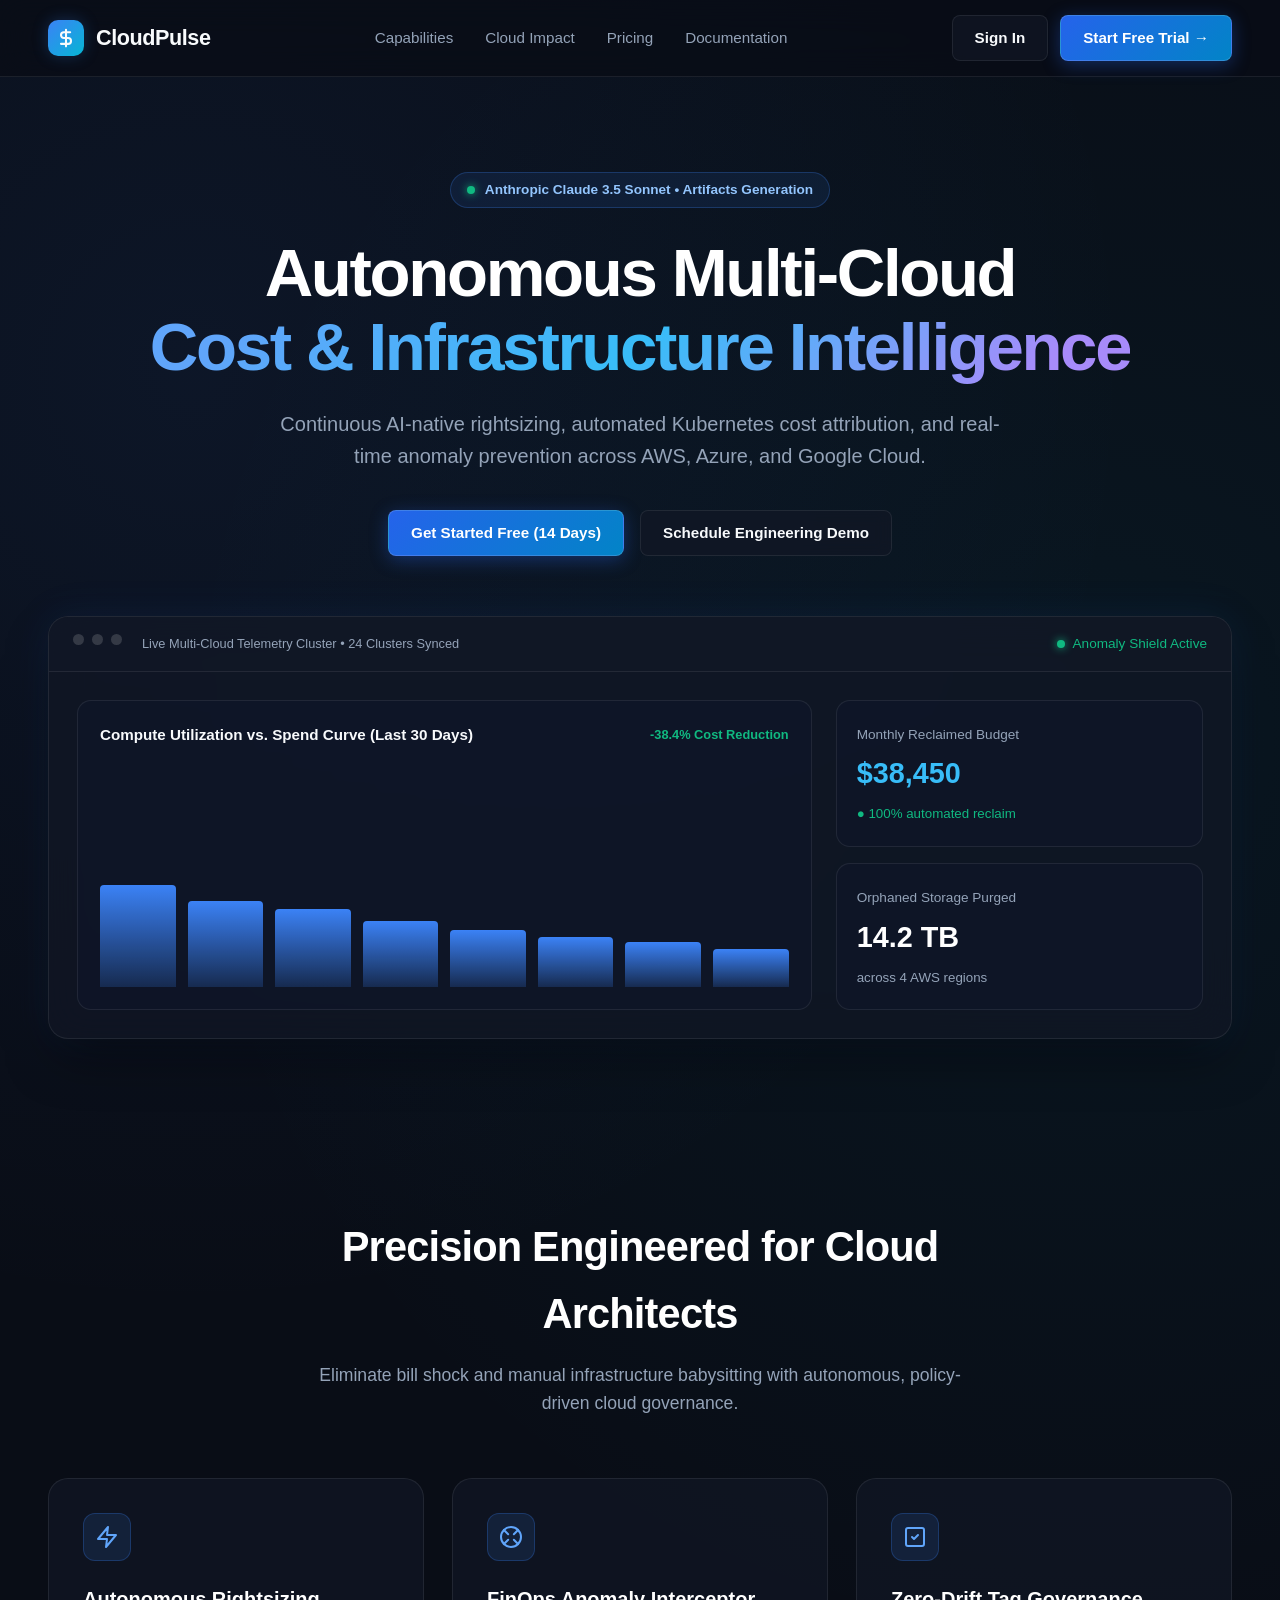
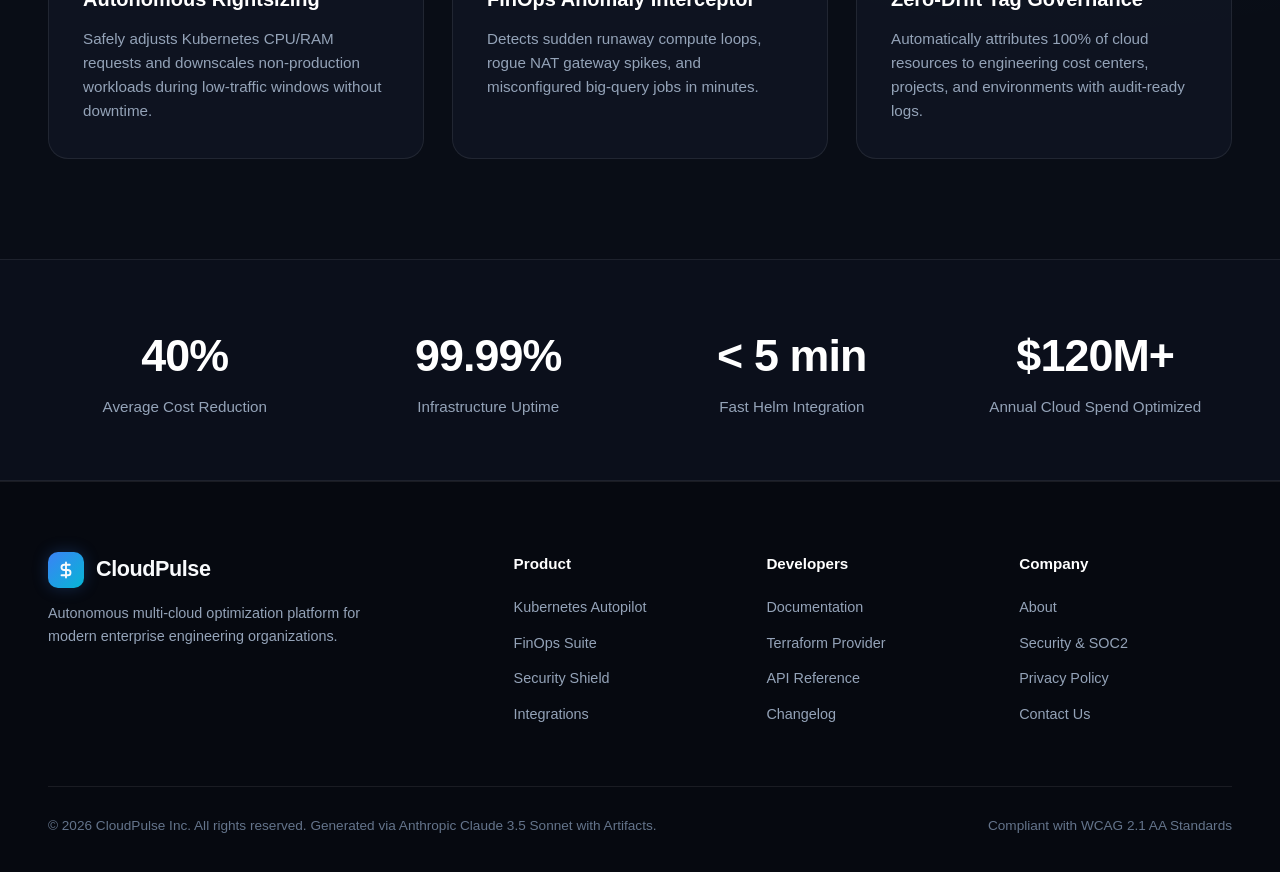
<file: landing_claude.html>
<!DOCTYPE html>
<html lang="en">
<head>
  <meta charset="UTF-8">
  <meta name="viewport" content="width=device-width, initial-scale=1.0">
  <title>CloudPulse — Autonomous Cloud Operations &amp; FinOps (Claude 3.5 Sonnet)</title>
  <style>
    :root {
      --bg: #090d16;
      --surface: rgba(18, 24, 38, 0.7);
      --surface-border: rgba(255, 255, 255, 0.08);
      --surface-hover: rgba(255, 255, 255, 0.03);
      --primary: #3b82f6;
      --primary-glow: rgba(59, 130, 246, 0.25);
      --accent: #06b6d4;
      --accent-emerald: #10b981;
      --text: #f8fafc;
      --text-muted: #94a3b8;
      --text-subtle: #64748b;
      --radius-sm: 8px;
      --radius-md: 14px;
      --radius-lg: 20px;
    }

    * {
      box-sizing: border-box;
      margin: 0;
      padding: 0;
      font-family: -apple-system, BlinkMacSystemFont, "Segoe UI", Roboto, Inter, Helvetica, sans-serif;
      -webkit-font-smoothing: antialiased;
    }

    body {
      background-color: var(--bg);
      color: var(--text);
      line-height: 1.6;
      overflow-x: hidden;
      background-image: 
        radial-gradient(circle at 15% 15%, rgba(59, 130, 246, 0.08) 0%, transparent 40%),
        radial-gradient(circle at 85% 30%, rgba(6, 182, 212, 0.06) 0%, transparent 45%);
    }

    .container {
      max-width: 1240px;
      margin: 0 auto;
      padding: 0 28px;
    }

    /* Header & Navigation */
    header {
      position: sticky;
      top: 0;
      z-index: 100;
      background: rgba(9, 13, 22, 0.82);
      backdrop-filter: blur(16px);
      -webkit-backdrop-filter: blur(16px);
      border-bottom: 1px solid var(--surface-border);
    }

    nav {
      display: flex;
      justify-content: space-between;
      align-items: center;
      height: 76px;
    }

    .brand {
      display: flex;
      align-items: center;
      gap: 12px;
      text-decoration: none;
      color: var(--text);
      font-size: 1.35rem;
      font-weight: 700;
      letter-spacing: -0.02em;
    }

    .brand-icon {
      width: 36px;
      height: 36px;
      background: linear-gradient(135deg, #3b82f6, #06b6d4);
      border-radius: 10px;
      display: flex;
      align-items: center;
      justify-content: center;
      box-shadow: 0 0 16px var(--primary-glow);
    }

    .nav-links {
      display: flex;
      align-items: center;
      gap: 32px;
      list-style: none;
    }

    .nav-links a {
      color: var(--text-muted);
      text-decoration: none;
      font-size: 0.95rem;
      font-weight: 500;
      transition: color 0.2s;
    }

    .nav-links a:hover {
      color: var(--text);
    }

    .btn {
      padding: 10px 22px;
      border-radius: var(--radius-sm);
      font-size: 0.95rem;
      font-weight: 600;
      text-decoration: none;
      display: inline-flex;
      align-items: center;
      gap: 8px;
      transition: all 0.25s cubic-bezier(0.16, 1, 0.3, 1);
      cursor: pointer;
    }

    .btn-primary {
      background: linear-gradient(135deg, #2563eb, #0284c7);
      color: #ffffff;
      border: 1px solid rgba(255, 255, 255, 0.15);
      box-shadow: 0 4px 18px rgba(37, 99, 235, 0.35);
    }

    .btn-primary:hover {
      box-shadow: 0 6px 24px rgba(37, 99, 235, 0.55);
      transform: translateY(-2px);
    }

    .btn-secondary {
      background: var(--surface);
      color: var(--text);
      border: 1px solid var(--surface-border);
      backdrop-filter: blur(8px);
    }

    .btn-secondary:hover {
      background: rgba(255, 255, 255, 0.08);
      border-color: rgba(255, 255, 255, 0.2);
    }

    /* Hero Section */
    .hero {
      padding: 95px 0 75px;
      text-align: center;
      position: relative;
    }

    .badge-pill {
      display: inline-flex;
      align-items: center;
      gap: 10px;
      padding: 6px 16px;
      border-radius: 9999px;
      background: rgba(59, 130, 246, 0.1);
      border: 1px solid rgba(59, 130, 246, 0.25);
      color: #93c5fd;
      font-size: 0.85rem;
      font-weight: 600;
      margin-bottom: 28px;
    }

    .badge-pulse {
      width: 8px;
      height: 8px;
      border-radius: 50%;
      background: var(--accent-emerald);
      box-shadow: 0 0 8px var(--accent-emerald);
    }

    .hero h1 {
      font-size: clamp(2.6rem, 5.5vw, 4.2rem);
      font-weight: 800;
      letter-spacing: -0.035em;
      line-height: 1.1;
      margin-bottom: 24px;
      color: #ffffff;
    }

    .hero h1 .gradient-text {
      background: linear-gradient(135deg, #60a5fa 10%, #38bdf8 50%, #a78bfa 90%);
      -webkit-background-clip: text;
      -webkit-text-fill-color: transparent;
    }

    .hero p {
      font-size: clamp(1.05rem, 1.8vw, 1.25rem);
      color: var(--text-muted);
      max-width: 740px;
      margin: 0 auto 38px;
      font-weight: 400;
    }

    .hero-actions {
      display: flex;
      justify-content: center;
      gap: 16px;
      flex-wrap: wrap;
    }

    /* Hero Dashboard Preview (Glassmorphism Mockup) */
    .dashboard-frame {
      margin-top: 60px;
      background: var(--surface);
      border: 1px solid var(--surface-border);
      border-radius: var(--radius-lg);
      backdrop-filter: blur(20px);
      box-shadow: 0 25px 50px -12px rgba(0, 0, 0, 0.5), 0 0 40px rgba(59, 130, 246, 0.1);
      overflow: hidden;
      text-align: left;
    }

    .dashboard-topbar {
      padding: 16px 24px;
      border-bottom: 1px solid var(--surface-border);
      display: flex;
      justify-content: space-between;
      align-items: center;
      background: rgba(18, 24, 38, 0.5);
    }

    .topbar-controls {
      display: flex;
      gap: 8px;
    }

    .control-dot {
      width: 11px;
      height: 11px;
      border-radius: 50%;
      background: rgba(255, 255, 255, 0.15);
    }

    .topbar-status {
      font-size: 0.85rem;
      color: var(--accent-emerald);
      display: flex;
      align-items: center;
      gap: 8px;
      font-weight: 500;
    }

    .dashboard-inner {
      padding: 28px;
      display: grid;
      grid-template-columns: 2fr 1fr;
      gap: 24px;
    }

    .chart-panel {
      background: rgba(15, 23, 42, 0.6);
      border: 1px solid var(--surface-border);
      border-radius: var(--radius-md);
      padding: 22px;
      display: flex;
      flex-direction: column;
      justify-content: space-between;
    }

    .chart-header {
      display: flex;
      justify-content: space-between;
      align-items: center;
      margin-bottom: 20px;
    }

    .chart-header h4 {
      font-size: 0.95rem;
      color: var(--text);
    }

    .bars-sim {
      display: flex;
      align-items: flex-end;
      gap: 12px;
      height: 130px;
      padding-top: 10px;
    }

    .bar {
      flex: 1;
      background: linear-gradient(180deg, #3b82f6, rgba(59, 130, 246, 0.2));
      border-radius: 4px 4px 0 0;
      transition: height 0.3s;
    }

    .metrics-stack {
      display: flex;
      flex-direction: column;
      gap: 16px;
    }

    .metric-widget {
      background: rgba(15, 23, 42, 0.6);
      border: 1px solid var(--surface-border);
      border-radius: var(--radius-md);
      padding: 20px;
    }

    .metric-widget span {
      font-size: 0.85rem;
      color: var(--text-muted);
    }

    .metric-widget h3 {
      font-size: 1.8rem;
      font-weight: 700;
      color: #ffffff;
      margin: 4px 0;
    }

    /* Features Section */
    .features {
      padding: 100px 0;
      position: relative;
    }

    .section-header {
      text-align: center;
      max-width: 680px;
      margin: 0 auto 60px;
    }

    .section-header h2 {
      font-size: clamp(2rem, 3.5vw, 2.6rem);
      font-weight: 800;
      letter-spacing: -0.02em;
      margin-bottom: 14px;
      color: #ffffff;
    }

    .section-header p {
      color: var(--text-muted);
      font-size: 1.1rem;
    }

    .features-grid {
      display: grid;
      grid-template-columns: repeat(3, 1fr);
      gap: 28px;
    }

    .feature-box {
      background: var(--surface);
      border: 1px solid var(--surface-border);
      border-radius: var(--radius-lg);
      padding: 34px;
      transition: all 0.3s cubic-bezier(0.16, 1, 0.3, 1);
      position: relative;
    }

    .feature-box:hover {
      background: rgba(25, 34, 52, 0.8);
      border-color: rgba(59, 130, 246, 0.4);
      transform: translateY(-5px);
      box-shadow: 0 16px 32px -8px rgba(0, 0, 0, 0.4);
    }

    .feature-icon-wrapper {
      width: 48px;
      height: 48px;
      border-radius: 12px;
      background: rgba(59, 130, 246, 0.12);
      border: 1px solid rgba(59, 130, 246, 0.25);
      display: flex;
      align-items: center;
      justify-content: center;
      color: #60a5fa;
      margin-bottom: 22px;
    }

    .feature-box h3 {
      font-size: 1.25rem;
      font-weight: 700;
      margin-bottom: 12px;
      color: #ffffff;
    }

    .feature-box p {
      color: var(--text-muted);
      font-size: 0.95rem;
      line-height: 1.6;
    }

    /* Social Proof Banner */
    .proof-banner {
      border-top: 1px solid var(--surface-border);
      border-bottom: 1px solid var(--surface-border);
      background: rgba(12, 17, 29, 0.7);
      padding: 60px 0;
    }

    .proof-grid {
      display: grid;
      grid-template-columns: repeat(4, 1fr);
      gap: 30px;
      text-align: center;
    }

    .proof-item h3 {
      font-size: 2.8rem;
      font-weight: 800;
      color: #ffffff;
      letter-spacing: -0.02em;
      margin-bottom: 4px;
    }

    .proof-item p {
      color: var(--text-muted);
      font-size: 0.95rem;
      font-weight: 500;
    }

    /* Footer */
    footer {
      border-top: 1px solid var(--surface-border);
      background: #060910;
      padding: 70px 0 35px;
    }

    .footer-content {
      display: grid;
      grid-template-columns: 2fr 1fr 1fr 1fr;
      gap: 40px;
      margin-bottom: 50px;
    }

    .footer-brand p {
      color: var(--text-muted);
      font-size: 0.9rem;
      margin-top: 14px;
      max-width: 320px;
    }

    .footer-col h4 {
      font-size: 0.95rem;
      font-weight: 600;
      color: #ffffff;
      margin-bottom: 18px;
    }

    .footer-col ul {
      list-style: none;
    }

    .footer-col ul li {
      margin-bottom: 10px;
    }

    .footer-col ul a {
      color: var(--text-muted);
      text-decoration: none;
      font-size: 0.9rem;
      transition: color 0.2s;
    }

    .footer-col ul a:hover {
      color: #ffffff;
    }

    .footer-legal {
      border-top: 1px solid var(--surface-border);
      padding-top: 28px;
      display: flex;
      justify-content: space-between;
      color: var(--text-subtle);
      font-size: 0.85rem;
    }

    @media (max-width: 900px) {
      .features-grid, .proof-grid, .dashboard-inner, .footer-content {
        grid-template-columns: 1fr;
      }
      .nav-links { display: none; }
      .footer-legal { flex-direction: column; gap: 12px; text-align: center; }
    }
  </style>
</head>
<body>
  <header>
    <div class="container">
      <nav>
        <a href="#" class="brand">
          <div class="brand-icon">
            <svg width="20" height="20" viewBox="0 0 24 24" fill="none" stroke="currentColor" stroke-width="2.5" stroke-linecap="round" stroke-linejoin="round">
              <path d="M12 2v20M17 5H9.5a3.5 3.5 0 0 0 0 7h5a3.5 3.5 0 0 1 0 7H6"/>
            </svg>
          </div>
          CloudPulse
        </a>
        <ul class="nav-links">
          <li><a href="#features">Capabilities</a></li>
          <li><a href="#metrics">Cloud Impact</a></li>
          <li><a href="#pricing">Pricing</a></li>
          <li><a href="#docs">Documentation</a></li>
        </ul>
        <div style="display:flex; gap:12px;">
          <a href="#" class="btn btn-secondary">Sign In</a>
          <a href="#" class="btn btn-primary">Start Free Trial →</a>
        </div>
      </nav>
    </div>
  </header>

  <main>
    <section class="hero">
      <div class="container">
        <div class="badge-pill">
          <span class="badge-pulse"></span>
          Anthropic Claude 3.5 Sonnet • Artifacts Generation
        </div>
        <h1>Autonomous Multi-Cloud <br><span class="gradient-text">Cost &amp; Infrastructure Intelligence</span></h1>
        <p>Continuous AI-native rightsizing, automated Kubernetes cost attribution, and real-time anomaly prevention across AWS, Azure, and Google Cloud.</p>
        <div class="hero-actions">
          <a href="#" class="btn btn-primary">Get Started Free (14 Days)</a>
          <a href="#" class="btn btn-secondary">Schedule Engineering Demo</a>
        </div>

        <div class="dashboard-frame">
          <div class="dashboard-topbar">
            <div class="topbar-controls">
              <div class="control-dot"></div>
              <div class="control-dot"></div>
              <div class="control-dot"></div>
              <span style="font-size:0.8rem; color:var(--text-muted); margin-left:12px;">Live Multi-Cloud Telemetry Cluster • 24 Clusters Synced</span>
            </div>
            <div class="topbar-status">
              <span class="badge-pulse"></span> Anomaly Shield Active
            </div>
          </div>
          <div class="dashboard-inner">
            <div class="chart-panel">
              <div class="chart-header">
                <h4>Compute Utilization vs. Spend Curve (Last 30 Days)</h4>
                <span style="font-size:0.8rem; color:var(--accent-emerald); font-weight:600;">-38.4% Cost Reduction</span>
              </div>
              <div class="bars-sim">
                <div class="bar" style="height:85%"></div>
                <div class="bar" style="height:72%"></div>
                <div class="bar" style="height:65%"></div>
                <div class="bar" style="height:55%"></div>
                <div class="bar" style="height:48%"></div>
                <div class="bar" style="height:42%"></div>
                <div class="bar" style="height:38%"></div>
                <div class="bar" style="height:32%"></div>
              </div>
            </div>
            <div class="metrics-stack">
              <div class="metric-widget">
                <span>Monthly Reclaimed Budget</span>
                <h3 style="color:#38bdf8;">$38,450</h3>
                <small style="color:var(--accent-emerald);">● 100% automated reclaim</small>
              </div>
              <div class="metric-widget">
                <span>Orphaned Storage Purged</span>
                <h3>14.2 TB</h3>
                <small style="color:var(--text-muted);">across 4 AWS regions</small>
              </div>
            </div>
          </div>
        </div>
      </div>
    </section>

    <section class="features" id="features">
      <div class="container">
        <div class="section-header">
          <h2>Precision Engineered for Cloud Architects</h2>
          <p>Eliminate bill shock and manual infrastructure babysitting with autonomous, policy-driven cloud governance.</p>
        </div>
        <div class="features-grid">
          <div class="feature-box">
            <div class="feature-icon-wrapper">
              <svg width="24" height="24" viewBox="0 0 24 24" fill="none" stroke="currentColor" stroke-width="2" stroke-linecap="round" stroke-linejoin="round">
                <polygon points="13 2 3 14 12 14 11 22 21 10 12 10 13 2"/>
              </svg>
            </div>
            <h3>Autonomous Rightsizing</h3>
            <p>Safely adjusts Kubernetes CPU/RAM requests and downscales non-production workloads during low-traffic windows without downtime.</p>
          </div>
          <div class="feature-box">
            <div class="feature-icon-wrapper">
              <svg width="24" height="24" viewBox="0 0 24 24" fill="none" stroke="currentColor" stroke-width="2" stroke-linecap="round" stroke-linejoin="round">
                <circle cx="12" cy="12" r="10"/><path d="m4.93 4.93 4.24 4.24"/><path d="m14.83 9.17 4.24-4.24"/><path d="m14.83 14.83 4.24 4.24"/><path d="m9.17 14.83-4.24 4.24"/>
              </svg>
            </div>
            <h3>FinOps Anomaly Interceptor</h3>
            <p>Detects sudden runaway compute loops, rogue NAT gateway spikes, and misconfigured big-query jobs in minutes.</p>
          </div>
          <div class="feature-box">
            <div class="feature-icon-wrapper">
              <svg width="24" height="24" viewBox="0 0 24 24" fill="none" stroke="currentColor" stroke-width="2" stroke-linecap="round" stroke-linejoin="round">
                <rect width="18" height="18" x="3" y="3" rx="2"/><path d="m9 12 2 2 4-4"/>
              </svg>
            </div>
            <h3>Zero-Drift Tag Governance</h3>
            <p>Automatically attributes 100% of cloud resources to engineering cost centers, projects, and environments with audit-ready logs.</p>
          </div>
        </div>
      </div>
    </section>

    <section class="proof-banner" id="metrics">
      <div class="container">
        <div class="proof-grid">
          <div class="proof-item">
            <h3>40%</h3>
            <p>Average Cost Reduction</p>
          </div>
          <div class="proof-item">
            <h3>99.99%</h3>
            <p>Infrastructure Uptime</p>
          </div>
          <div class="proof-item">
            <h3>&lt; 5 min</h3>
            <p>Fast Helm Integration</p>
          </div>
          <div class="proof-item">
            <h3>$120M+</h3>
            <p>Annual Cloud Spend Optimized</p>
          </div>
        </div>
      </div>
    </section>
  </main>

  <footer>
    <div class="container">
      <div class="footer-content">
        <div class="footer-brand">
          <div class="brand">
            <div class="brand-icon">
              <svg width="18" height="18" viewBox="0 0 24 24" fill="none" stroke="currentColor" stroke-width="2.5" stroke-linecap="round" stroke-linejoin="round">
                <path d="M12 2v20M17 5H9.5a3.5 3.5 0 0 0 0 7h5a3.5 3.5 0 0 1 0 7H6"/>
              </svg>
            </div>
            CloudPulse
          </div>
          <p>Autonomous multi-cloud optimization platform for modern enterprise engineering organizations.</p>
        </div>
        <div class="footer-col">
          <h4>Product</h4>
          <ul>
            <li><a href="#">Kubernetes Autopilot</a></li>
            <li><a href="#">FinOps Suite</a></li>
            <li><a href="#">Security Shield</a></li>
            <li><a href="#">Integrations</a></li>
          </ul>
        </div>
        <div class="footer-col">
          <h4>Developers</h4>
          <ul>
            <li><a href="#">Documentation</a></li>
            <li><a href="#">Terraform Provider</a></li>
            <li><a href="#">API Reference</a></li>
            <li><a href="#">Changelog</a></li>
          </ul>
        </div>
        <div class="footer-col">
          <h4>Company</h4>
          <ul>
            <li><a href="#">About</a></li>
            <li><a href="#">Security &amp; SOC2</a></li>
            <li><a href="#">Privacy Policy</a></li>
            <li><a href="#">Contact Us</a></li>
          </ul>
        </div>
      </div>
      <div class="footer-legal">
        <div>&copy; 2026 CloudPulse Inc. All rights reserved. Generated via Anthropic Claude 3.5 Sonnet with Artifacts.</div>
        <div>Compliant with WCAG 2.1 AA Standards</div>
      </div>
    </div>
  </footer>
</body>
</html>
</file>
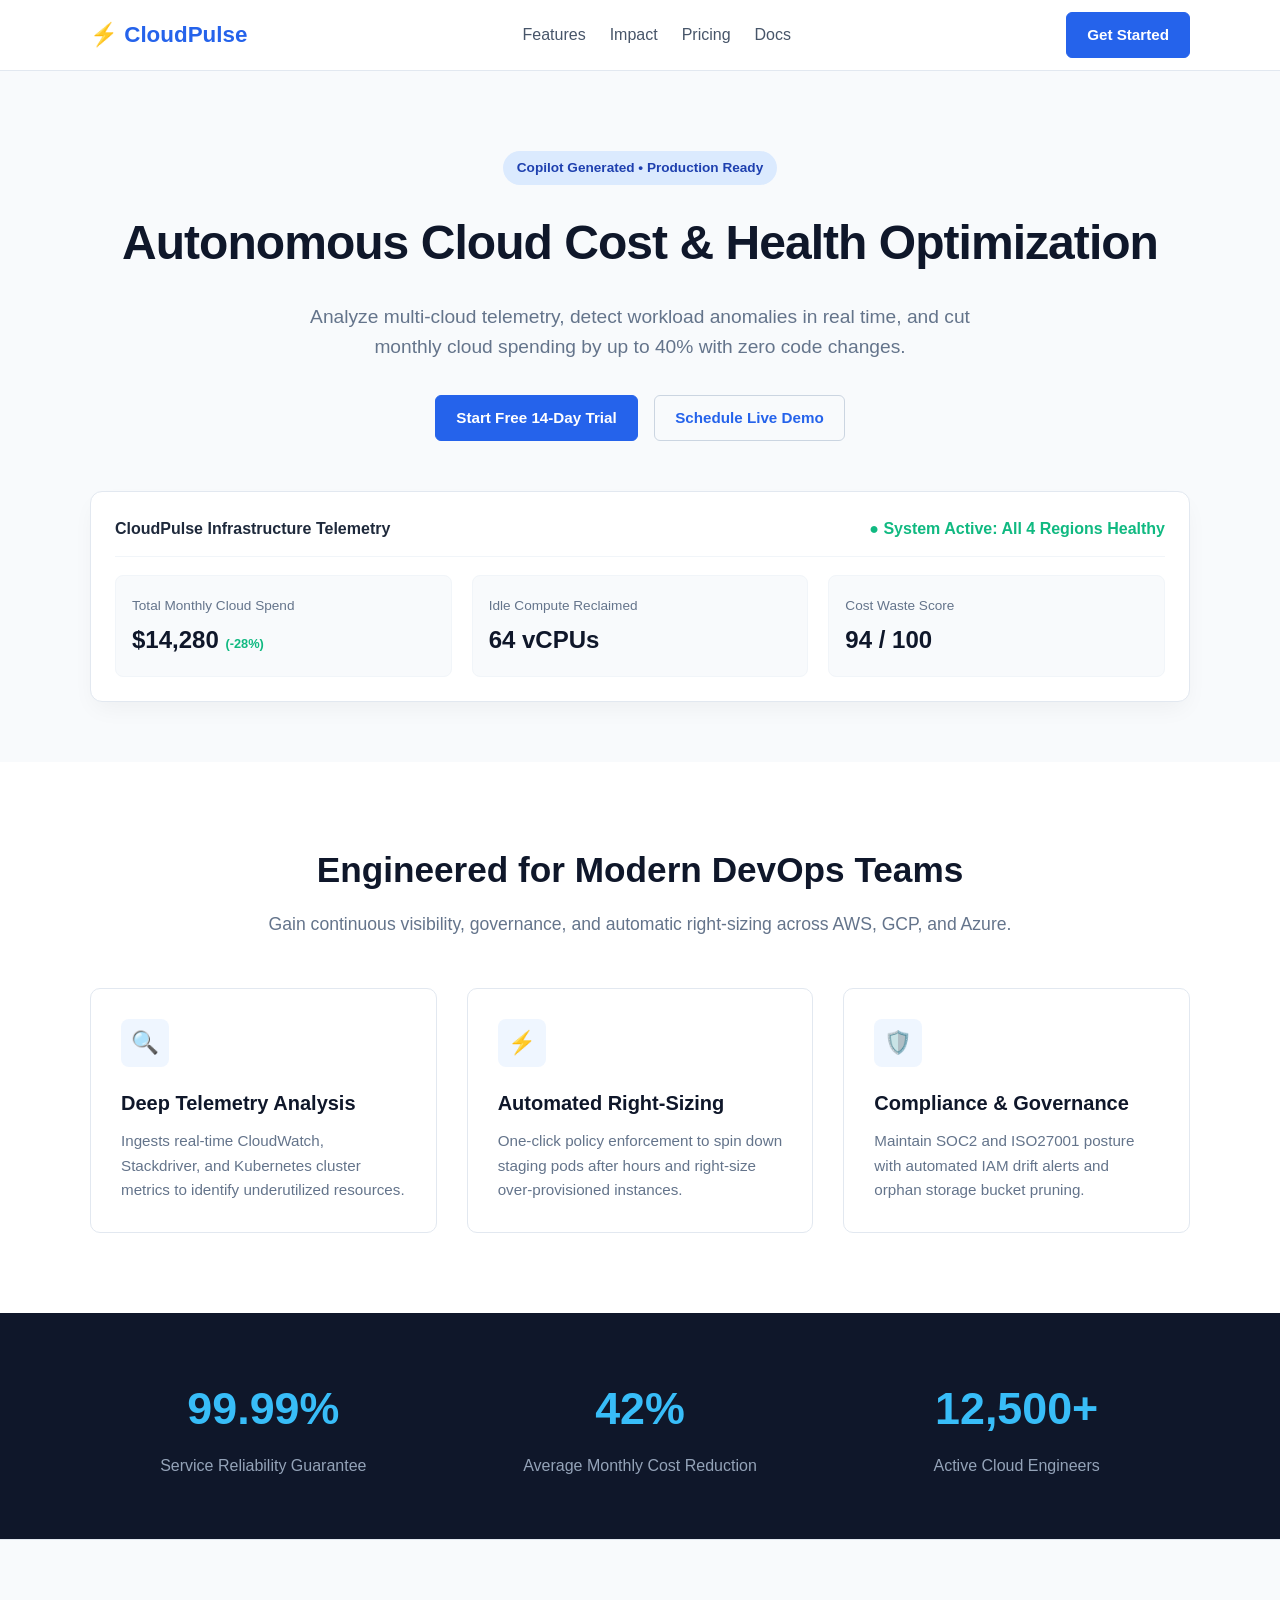
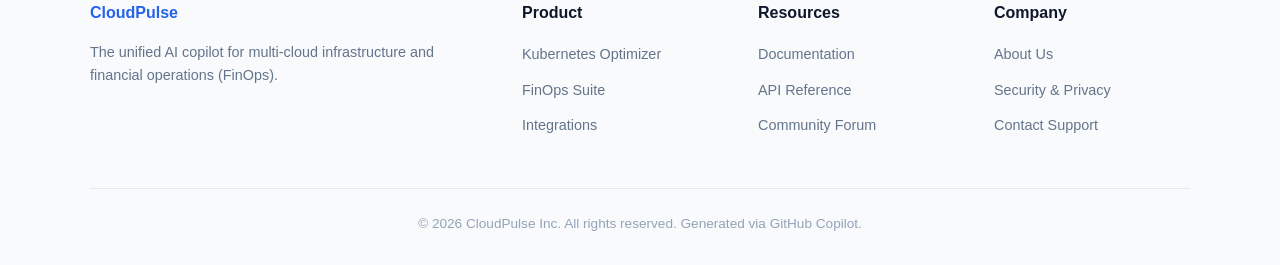
<file: landing_copilot.html>
<!DOCTYPE html>
<html lang="en">
<head>
  <meta charset="UTF-8">
  <meta name="viewport" content="width=device-width, initial-scale=1.0">
  <title>CloudPulse - Intelligent Cloud Operations (Copilot Edition)</title>
  <style>
    * {
      box-sizing: border-box;
      margin: 0;
      padding: 0;
      font-family: -apple-system, BlinkMacSystemFont, "Segoe UI", Roboto, Helvetica, Arial, sans-serif;
    }
    body {
      background-color: #f8fafc;
      color: #1e293b;
      line-height: 1.6;
    }
    header {
      background-color: #ffffff;
      border-bottom: 1px solid #e2e8f0;
      position: sticky;
      top: 0;
      z-index: 100;
    }
    .container {
      max-width: 1140px;
      margin: 0 auto;
      padding: 0 20px;
    }
    nav {
      display: flex;
      justify-content: space-between;
      align-items: center;
      height: 70px;
    }
    .logo {
      font-size: 1.4rem;
      font-weight: 700;
      color: #2563eb;
      text-decoration: none;
      display: flex;
      align-items: center;
      gap: 8px;
    }
    .nav-links {
      display: flex;
      gap: 24px;
      list-style: none;
    }
    .nav-links a {
      color: #475569;
      text-decoration: none;
      font-weight: 500;
      transition: color 0.2s;
    }
    .nav-links a:hover {
      color: #2563eb;
    }
    .btn {
      padding: 10px 20px;
      border-radius: 6px;
      text-decoration: none;
      font-weight: 600;
      font-size: 0.95rem;
      display: inline-block;
      transition: all 0.2s;
    }
    .btn-primary {
      background-color: #2563eb;
      color: #ffffff;
      border: 1px solid #2563eb;
    }
    .btn-primary:hover {
      background-color: #1d4ed8;
    }
    .btn-outline {
      background-color: transparent;
      color: #2563eb;
      border: 1px solid #cbd5e1;
      margin-left: 12px;
    }
    .btn-outline:hover {
      background-color: #f1f5f9;
      border-color: #94a3b8;
    }
    /* Hero Section */
    .hero {
      padding: 80px 0 60px;
      text-align: center;
    }
    .badge {
      display: inline-block;
      padding: 6px 14px;
      background-color: #dbeafe;
      color: #1e40af;
      border-radius: 20px;
      font-size: 0.85rem;
      font-weight: 600;
      margin-bottom: 20px;
    }
    .hero h1 {
      font-size: 3rem;
      font-weight: 800;
      letter-spacing: -0.02em;
      margin-bottom: 20px;
      color: #0f172a;
    }
    .hero p {
      font-size: 1.2rem;
      color: #64748b;
      max-width: 680px;
      margin: 0 auto 32px;
    }
    .hero-dashboard-mockup {
      margin-top: 50px;
      background-color: #ffffff;
      border: 1px solid #e2e8f0;
      border-radius: 12px;
      padding: 24px;
      box-shadow: 0 10px 25px -5px rgba(0, 0, 0, 0.05);
      text-align: left;
    }
    .mockup-header {
      display: flex;
      justify-content: space-between;
      border-bottom: 1px solid #f1f5f9;
      padding-bottom: 14px;
      margin-bottom: 18px;
    }
    .mockup-stats-grid {
      display: grid;
      grid-template-columns: repeat(3, 1fr);
      gap: 20px;
    }
    .stat-card {
      background-color: #f8fafc;
      padding: 16px;
      border-radius: 8px;
      border: 1px solid #f1f5f9;
    }
    .stat-card span {
      font-size: 0.85rem;
      color: #64748b;
    }
    .stat-card h3 {
      font-size: 1.5rem;
      color: #0f172a;
      margin-top: 4px;
    }
    /* Features Section */
    .features {
      padding: 80px 0;
      background-color: #ffffff;
    }
    .section-title {
      text-align: center;
      margin-bottom: 50px;
    }
    .section-title h2 {
      font-size: 2.2rem;
      color: #0f172a;
      margin-bottom: 12px;
    }
    .section-title p {
      color: #64748b;
      font-size: 1.1rem;
    }
    .features-grid {
      display: grid;
      grid-template-columns: repeat(3, 1fr);
      gap: 30px;
    }
    .feature-card {
      padding: 30px;
      border-radius: 10px;
      border: 1px solid #e2e8f0;
      background-color: #ffffff;
      transition: transform 0.2s, box-shadow 0.2s;
    }
    .feature-card:hover {
      transform: translateY(-4px);
      box-shadow: 0 12px 20px -8px rgba(0, 0, 0, 0.08);
    }
    .feature-icon {
      width: 48px;
      height: 48px;
      background-color: #eff6ff;
      color: #2563eb;
      border-radius: 8px;
      display: flex;
      align-items: center;
      justify-content: center;
      font-size: 1.4rem;
      margin-bottom: 20px;
    }
    .feature-card h3 {
      font-size: 1.25rem;
      margin-bottom: 10px;
      color: #0f172a;
    }
    .feature-card p {
      color: #64748b;
      font-size: 0.95rem;
    }
    /* Metrics banner */
    .metrics {
      background-color: #0f172a;
      color: #ffffff;
      padding: 60px 0;
      text-align: center;
    }
    .metrics-grid {
      display: grid;
      grid-template-columns: repeat(3, 1fr);
      gap: 30px;
    }
    .metric-item h2 {
      font-size: 2.8rem;
      color: #38bdf8;
      margin-bottom: 8px;
    }
    .metric-item p {
      color: #94a3b8;
      font-size: 1rem;
    }
    /* Footer */
    footer {
      background-color: #f8fafc;
      border-top: 1px solid #e2e8f0;
      padding: 60px 0 30px;
    }
    .footer-grid {
      display: grid;
      grid-template-columns: 2fr 1fr 1fr 1fr;
      gap: 40px;
      margin-bottom: 40px;
    }
    .footer-col h4 {
      margin-bottom: 16px;
      color: #0f172a;
      font-size: 1rem;
    }
    .footer-col ul {
      list-style: none;
    }
    .footer-col ul li {
      margin-bottom: 10px;
    }
    .footer-col ul a {
      color: #64748b;
      text-decoration: none;
      font-size: 0.9rem;
    }
    .footer-col ul a:hover {
      color: #2563eb;
    }
    .footer-bottom {
      border-top: 1px solid #e2e8f0;
      padding-top: 24px;
      text-align: center;
      color: #94a3b8;
      font-size: 0.85rem;
    }
    @media (max-width: 768px) {
      .hero h1 { font-size: 2.2rem; }
      .features-grid, .mockup-stats-grid, .metrics-grid, .footer-grid {
        grid-template-columns: 1fr;
      }
      .nav-links { display: none; }
    }
  </style>
</head>
<body>
  <header>
    <div class="container">
      <nav>
        <a href="#" class="logo">⚡ CloudPulse</a>
        <ul class="nav-links">
          <li><a href="#features">Features</a></li>
          <li><a href="#metrics">Impact</a></li>
          <li><a href="#pricing">Pricing</a></li>
          <li><a href="#docs">Docs</a></li>
        </ul>
        <div>
          <a href="#" class="btn btn-primary">Get Started</a>
        </div>
      </nav>
    </div>
  </header>

  <main>
    <section class="hero">
      <div class="container">
        <span class="badge">Copilot Generated • Production Ready</span>
        <h1>Autonomous Cloud Cost &amp; Health Optimization</h1>
        <p>Analyze multi-cloud telemetry, detect workload anomalies in real time, and cut monthly cloud spending by up to 40% with zero code changes.</p>
        <div>
          <a href="#" class="btn btn-primary">Start Free 14-Day Trial</a>
          <a href="#" class="btn btn-outline">Schedule Live Demo</a>
        </div>

        <div class="hero-dashboard-mockup">
          <div class="mockup-header">
            <strong>CloudPulse Infrastructure Telemetry</strong>
            <span style="color:#10b981; font-weight:600;">● System Active: All 4 Regions Healthy</span>
          </div>
          <div class="mockup-stats-grid">
            <div class="stat-card">
              <span>Total Monthly Cloud Spend</span>
              <h3>$14,280 <small style="color:#10b981; font-size:0.8rem;">(-28%)</small></h3>
            </div>
            <div class="stat-card">
              <span>Idle Compute Reclaimed</span>
              <h3>64 vCPUs</h3>
            </div>
            <div class="stat-card">
              <span>Cost Waste Score</span>
              <h3>94 / 100</h3>
            </div>
          </div>
        </div>
      </div>
    </section>

    <section class="features" id="features">
      <div class="container">
        <div class="section-title">
          <h2>Engineered for Modern DevOps Teams</h2>
          <p>Gain continuous visibility, governance, and automatic right-sizing across AWS, GCP, and Azure.</p>
        </div>
        <div class="features-grid">
          <div class="feature-card">
            <div class="feature-icon">🔍</div>
            <h3>Deep Telemetry Analysis</h3>
            <p>Ingests real-time CloudWatch, Stackdriver, and Kubernetes cluster metrics to identify underutilized resources.</p>
          </div>
          <div class="feature-card">
            <div class="feature-icon">⚡</div>
            <h3>Automated Right-Sizing</h3>
            <p>One-click policy enforcement to spin down staging pods after hours and right-size over-provisioned instances.</p>
          </div>
          <div class="feature-card">
            <div class="feature-icon">🛡️</div>
            <h3>Compliance &amp; Governance</h3>
            <p>Maintain SOC2 and ISO27001 posture with automated IAM drift alerts and orphan storage bucket pruning.</p>
          </div>
        </div>
      </div>
    </section>

    <section class="metrics" id="metrics">
      <div class="container">
        <div class="metrics-grid">
          <div class="metric-item">
            <h2>99.99%</h2>
            <p>Service Reliability Guarantee</p>
          </div>
          <div class="metric-item">
            <h2>42%</h2>
            <p>Average Monthly Cost Reduction</p>
          </div>
          <div class="metric-item">
            <h2>12,500+</h2>
            <p>Active Cloud Engineers</p>
          </div>
        </div>
      </div>
    </section>
  </main>

  <footer>
    <div class="container">
      <div class="footer-grid">
        <div class="footer-col">
          <h4 style="color:#2563eb;">CloudPulse</h4>
          <p style="color:#64748b; font-size:0.9rem;">The unified AI copilot for multi-cloud infrastructure and financial operations (FinOps).</p>
        </div>
        <div class="footer-col">
          <h4>Product</h4>
          <ul>
            <li><a href="#">Kubernetes Optimizer</a></li>
            <li><a href="#">FinOps Suite</a></li>
            <li><a href="#">Integrations</a></li>
          </ul>
        </div>
        <div class="footer-col">
          <h4>Resources</h4>
          <ul>
            <li><a href="#">Documentation</a></li>
            <li><a href="#">API Reference</a></li>
            <li><a href="#">Community Forum</a></li>
          </ul>
        </div>
        <div class="footer-col">
          <h4>Company</h4>
          <ul>
            <li><a href="#">About Us</a></li>
            <li><a href="#">Security &amp; Privacy</a></li>
            <li><a href="#">Contact Support</a></li>
          </ul>
        </div>
      </div>
      <div class="footer-bottom">
        <p>&copy; 2026 CloudPulse Inc. All rights reserved. Generated via GitHub Copilot.</p>
      </div>
    </div>
  </footer>
</body>
</html>
</file>
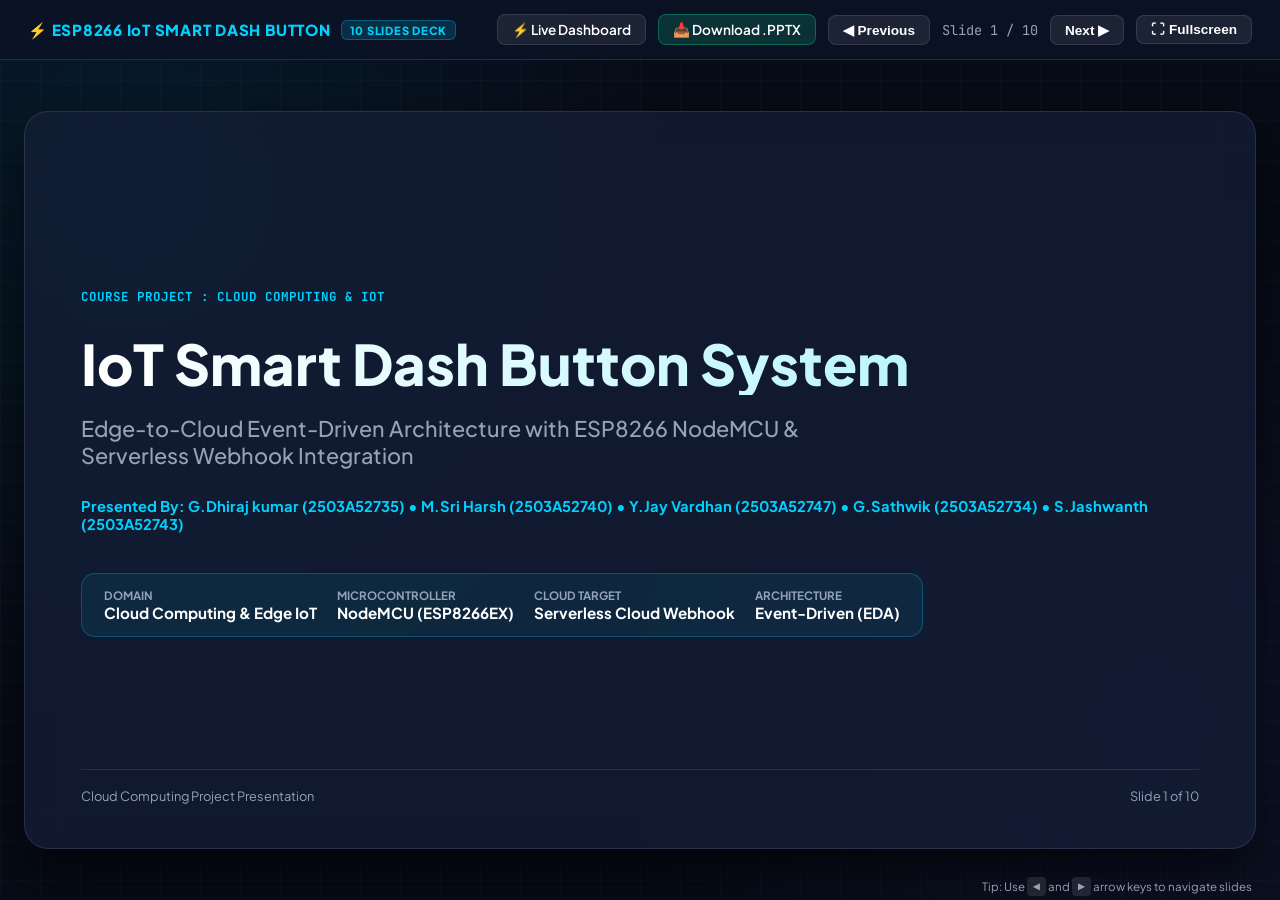
<file: presentation.html>
<!DOCTYPE html>
<html lang="en">
<head>
  <meta charset="UTF-8">
  <meta name="viewport" content="width=device-width, initial-scale=1.0">
  <title>IoT Smart Dash Button — Project Presentation</title>
  <link rel="preconnect" href="https://fonts.googleapis.com">
  <link rel="preconnect" href="https://fonts.gstatic.com" crossorigin>
  <link href="https://fonts.googleapis.com/css2?family=Plus+Jakarta+Sans:wght@400;500;600;700;800&family=JetBrains+Mono:wght@500;700&display=swap" rel="stylesheet">
  <style>
    :root {
      --bg: #070c18;
      --card-bg: rgba(20, 30, 55, 0.75);
      --card-border: rgba(255, 255, 255, 0.1);
      --cyan: #00d2ff;
      --indigo: #6366f1;
      --emerald: #10b981;
      --text: #f8fafc;
      --text-muted: #94a3b8;
    }

    * { box-sizing: border-box; margin: 0; padding: 0; }

    body {
      background-color: var(--bg);
      background-image: 
        radial-gradient(circle at 10% 20%, rgba(0, 210, 255, 0.08) 0%, transparent 40%),
        radial-gradient(circle at 90% 80%, rgba(99, 102, 241, 0.08) 0%, transparent 40%),
        linear-gradient(rgba(255, 255, 255, 0.02) 1px, transparent 1px),
        linear-gradient(90deg, rgba(255, 255, 255, 0.02) 1px, transparent 1px);
      background-size: 100% 100%, 100% 100%, 40px 40px, 40px 40px;
      color: var(--text);
      font-family: 'Plus Jakarta Sans', sans-serif;
      min-height: 100vh;
      display: flex;
      flex-direction: column;
      overflow: hidden;
      user-select: none;
    }

    /* Top presentation control bar */
    .top-bar {
      display: flex;
      justify-content: space-between;
      align-items: center;
      padding: 14px 28px;
      background: rgba(11, 19, 38, 0.85);
      backdrop-filter: blur(12px);
      border-bottom: 1px solid var(--card-border);
      z-index: 100;
    }

    .proj-title {
      font-size: 0.95rem;
      font-weight: 800;
      letter-spacing: 0.05em;
      color: var(--cyan);
      display: flex;
      align-items: center;
      gap: 10px;
    }

    .badge-ppt {
      font-size: 0.7rem;
      background: rgba(0, 210, 255, 0.15);
      border: 1px solid rgba(0, 210, 255, 0.3);
      padding: 2px 8px;
      border-radius: 6px;
    }

    .controls-group {
      display: flex;
      align-items: center;
      gap: 12px;
    }

    .nav-btn {
      background: rgba(255, 255, 255, 0.08);
      border: 1px solid var(--card-border);
      color: #fff;
      padding: 6px 14px;
      border-radius: 8px;
      font-size: 0.85rem;
      font-weight: 600;
      cursor: pointer;
      transition: all 0.2s;
    }

    .nav-btn:hover {
      background: rgba(255, 255, 255, 0.16);
      border-color: var(--cyan);
    }

    .slide-counter {
      font-family: 'JetBrains Mono', monospace;
      font-size: 0.85rem;
      color: var(--text-muted);
      min-width: 90px;
      text-align: center;
    }

    /* Slide viewport */
    .slide-container {
      flex: 1;
      display: flex;
      align-items: center;
      justify-content: center;
      padding: 24px;
      position: relative;
    }

    .slide {
      display: none;
      width: 100%;
      max-width: 1300px;
      height: 82vh;
      background: var(--card-bg);
      backdrop-filter: blur(20px);
      border: 1px solid var(--card-border);
      border-radius: 24px;
      padding: 44px 56px;
      box-shadow: 0 25px 60px rgba(0, 0, 0, 0.7);
      flex-direction: column;
      justify-content: space-between;
      animation: fadeIn 0.3s ease forwards;
    }

    .slide.active {
      display: flex;
    }

    @keyframes fadeIn {
      from { opacity: 0; transform: scale(0.985); }
      to { opacity: 1; transform: scale(1); }
    }

    /* Slide header */
    .slide-header {
      margin-bottom: 24px;
    }

    .slide-tag {
      font-family: 'JetBrains Mono', monospace;
      font-size: 0.78rem;
      font-weight: 700;
      color: var(--cyan);
      letter-spacing: 0.08em;
      text-transform: uppercase;
      margin-bottom: 6px;
    }

    .slide-title {
      font-size: 2.2rem;
      font-weight: 800;
      line-height: 1.2;
      color: #fff;
    }

    .slide-content {
      flex: 1;
      display: grid;
      gap: 24px;
      align-items: stretch;
    }

    .cols-2 { grid-template-columns: 1fr 1fr; }
    .cols-3 { grid-template-columns: 1fr 1fr 1fr; }
    .cols-4 { grid-template-columns: repeat(4, 1fr); }
    .cols-5 { grid-template-columns: repeat(5, 1fr); gap: 14px; }

    /* Cards inside slides */
    .info-card {
      background: rgba(10, 16, 32, 0.65);
      border: 1px solid var(--card-border);
      border-radius: 16px;
      padding: 24px;
      display: flex;
      flex-direction: column;
      gap: 12px;
      box-shadow: 0 10px 25px rgba(0, 0, 0, 0.4);
    }

    .card-head {
      font-size: 1.15rem;
      font-weight: 700;
      color: var(--cyan);
      display: flex;
      align-items: center;
      gap: 8px;
    }

    .card-list {
      list-style: none;
      display: flex;
      flex-direction: column;
      gap: 10px;
    }

    .card-list li {
      font-size: 0.95rem;
      color: #e2e8f0;
      line-height: 1.5;
      display: flex;
      align-items: flex-start;
      gap: 10px;
    }

    .card-list li::before {
      content: "•";
      color: var(--cyan);
      font-size: 1.3rem;
      line-height: 1;
    }

    /* Title Slide Specifics */
    .title-slide-content {
      display: flex;
      flex-direction: column;
      justify-content: center;
      height: 100%;
      gap: 20px;
    }

    .title-main {
      font-size: 3.5rem;
      font-weight: 800;
      line-height: 1.15;
      background: linear-gradient(90deg, #ffffff, #a5f3fc);
      -webkit-background-clip: text;
      -webkit-text-fill-color: transparent;
    }

    .title-sub {
      font-size: 1.35rem;
      color: var(--text-muted);
      font-weight: 500;
      max-width: 800px;
    }

    .title-meta-box {
      margin-top: 20px;
      display: inline-flex;
      gap: 20px;
      background: rgba(0, 210, 255, 0.08);
      border: 1px solid rgba(0, 210, 255, 0.25);
      padding: 14px 22px;
      border-radius: 14px;
      width: fit-content;
    }

    .meta-item {
      display: flex;
      flex-direction: column;
    }

    .meta-label {
      font-size: 0.72rem;
      color: var(--text-muted);
      text-transform: uppercase;
      font-weight: 700;
    }

    .meta-val {
      font-size: 0.95rem;
      color: #fff;
      font-weight: 700;
    }

    /* Slide footer */
    .slide-footer {
      display: flex;
      justify-content: space-between;
      align-items: center;
      padding-top: 18px;
      border-top: 1px solid var(--card-border);
      font-size: 0.8rem;
      color: var(--text-muted);
    }

    /* Keyboard hint */
    .kb-hint {
      position: absolute;
      bottom: 6px;
      right: 28px;
      font-size: 0.72rem;
      color: var(--text-muted);
    }

    kbd {
      background: rgba(255, 255, 255, 0.1);
      padding: 2px 6px;
      border-radius: 4px;
      font-family: 'JetBrains Mono', monospace;
    }
  </style>
</head>
<body>

  <!-- Top Bar -->
  <header class="top-bar">
    <div class="proj-title">
      <span>⚡ ESP8266 IoT SMART DASH BUTTON</span>
      <span class="badge-ppt">10 SLIDES DECK</span>
    </div>
    <div class="controls-group">
      <a href="index.html" class="nav-btn" style="text-decoration:none; display:inline-flex; align-items:center; gap:6px;">⚡ Live Dashboard</a>
      <a href="cc_project_presentation.pptx" download="cc_project_presentation.pptx" class="nav-btn" style="text-decoration:none; display:inline-flex; align-items:center; gap:6px; background:rgba(16,185,129,0.2); border-color:rgba(16,185,129,0.4);" title="Download PowerPoint File (.pptx)">📥 Download .PPTX</a>
      <button class="nav-btn" id="prev-btn">◀ Previous</button>
      <span class="slide-counter" id="slide-num">Slide 1 / 10</span>
      <button class="nav-btn" id="next-btn">Next ▶</button>
      <button class="nav-btn" id="fullscreen-btn">⛶ Fullscreen</button>
    </div>
  </header>

  <!-- Slide Viewport -->
  <main class="slide-container">

    <!-- SLIDE 1: TITLE -->
    <section class="slide active">
      <div class="title-slide-content">
        <div class="slide-tag">COURSE PROJECT : CLOUD COMPUTING & IoT</div>
        <h1 class="title-main">IoT Smart Dash Button System</h1>
        <p class="title-sub">Edge-to-Cloud Event-Driven Architecture with ESP8266 NodeMCU & Serverless Webhook Integration</p>
        <div style="font-size:0.92rem;color:var(--cyan);font-weight:700;margin-top:8px;">
          Presented By: G.Dhiraj kumar (2503A52735) • M.Sri Harsh (2503A52740) • Y.Jay Vardhan (2503A52747) • G.Sathwik (2503A52734) • S.Jashwanth (2503A52743)
        </div>
        
        <div class="title-meta-box">
          <div class="meta-item">
            <span class="meta-label">Domain</span>
            <span class="meta-val">Cloud Computing & Edge IoT</span>
          </div>
          <div class="meta-item">
            <span class="meta-label">Microcontroller</span>
            <span class="meta-val">NodeMCU (ESP8266EX)</span>
          </div>
          <div class="meta-item">
            <span class="meta-label">Cloud Target</span>
            <span class="meta-val">Serverless Cloud Webhook</span>
          </div>
          <div class="meta-item">
            <span class="meta-label">Architecture</span>
            <span class="meta-val">Event-Driven (EDA)</span>
          </div>
        </div>
      </div>
      <div class="slide-footer">
        <span>Cloud Computing Project Presentation</span>
        <span>Slide 1 of 10</span>
      </div>
    </section>

    <!-- SLIDE 2: TEAM MEMBERS -->
    <section class="slide">
      <div class="slide-header">
        <div class="slide-tag">PROJECT CONTRIBUTORS</div>
        <h2 class="slide-title">Team Members & Contributions</h2>
      </div>
      <div class="slide-content cols-5">
        <div class="info-card">
          <div class="card-head">👑 Dhiraj kumar</div>
          <div style="font-family:'JetBrains Mono';font-size:0.75rem;color:var(--cyan);font-weight:700;">2503A52735</div>
          <div style="font-size:0.8rem;color:var(--text-muted);font-weight:600;">Team Lead & Cloud Architecture</div>
          <ul class="card-list" style="font-size:0.85rem;">
            <li>Serverless webhook design</li>
            <li>Cloudflare Worker HTTP POST pipeline</li>
            <li>Architecture planning & team lead</li>
          </ul>
        </div>
        <div class="info-card">
          <div class="card-head">⚡ M.Sri Harsh</div>
          <div style="font-family:'JetBrains Mono';font-size:0.75rem;color:var(--cyan);font-weight:700;">2503A52740</div>
          <div style="font-size:0.8rem;color:var(--text-muted);font-weight:600;">Firmware & Networking</div>
          <ul class="card-list" style="font-size:0.85rem;">
            <li>ESP8266 C++ firmware (Untitled-1.cpp)</li>
            <li>WiFiClientSecure TLS socket handler</li>
            <li>Wi-Fi handshake & connection logic</li>
          </ul>
        </div>
        <div class="info-card">
          <div class="card-head">🔌 Jay Vardhan</div>
          <div style="font-family:'JetBrains Mono';font-size:0.75rem;color:var(--cyan);font-weight:700;">2503A52747</div>
          <div style="font-size:0.8rem;color:var(--text-muted);font-weight:600;">Hardware & Circuit Design</div>
          <ul class="card-list" style="font-size:0.85rem;">
            <li>Wokwi circuit schematic design</li>
            <li>NodeMCU Pin D2 (GPIO 4) pull-up logic</li>
            <li>Short-circuit removal & pinout testing</li>
          </ul>
        </div>
        <div class="info-card">
          <div class="card-head">⏱️ G.Sathwik</div>
          <div style="font-family:'JetBrains Mono';font-size:0.75rem;color:var(--cyan);font-weight:700;">2503A52734</div>
          <div style="font-size:0.8rem;color:var(--text-muted);font-weight:600;">Debounce Logic & Testing</div>
          <ul class="card-list" style="font-size:0.85rem;">
            <li>500ms software debounce filtering</li>
            <li>Serial Monitor sanity sketch (sketch.ino)</li>
            <li>Mechanical bounce rejection verification</li>
          </ul>
        </div>
        <div class="info-card">
          <div class="card-head">📊 S.Jashwanth</div>
          <div style="font-family:'JetBrains Mono';font-size:0.75rem;color:var(--cyan);font-weight:700;">2503A52743</div>
          <div style="font-size:0.8rem;color:var(--text-muted);font-weight:600;">Telemetry & UI Dashboard</div>
          <ul class="card-list" style="font-size:0.85rem;">
            <li>Interactive live web dashboard</li>
            <li>Python simulation runner (run_simulation.py)</li>
            <li>Latency profiling & CSV event audit logging</li>
          </ul>
        </div>
      </div>
      <div class="slide-footer">
        <span>Cloud Computing Project Presentation</span>
        <span>Slide 2 of 10</span>
      </div>
    </section>

    <!-- SLIDE 3: INTRODUCTION & MOTIVATION -->
    <section class="slide">
      <div class="slide-header">
        <div class="slide-tag">PROJECT BACKGROUND</div>
        <h2 class="slide-title">Introduction & Motivation</h2>
      </div>
      <div class="slide-content cols-2">
        <div class="info-card">
          <div class="card-head">💡 The Edge-Trigger Paradigm</div>
          <ul class="card-list">
            <li>Traditional IoT devices continuously poll servers or maintain open TCP sockets, draining battery power and wasting cloud bandwidth.</li>
            <li>The <strong>Smart Dash Button</strong> adopts an <em>Event-Driven Architecture (EDA)</em>: the device remains completely idle until physically pressed.</li>
            <li>A single push triggers an instant interrupt, establishes secure Wi-Fi, dispatches a cloud webhook, and immediately returns to sleep.</li>
            <li>Massively reduces operational costs and maximizes hardware lifespan.</li>
          </ul>
        </div>
        <div class="info-card">
          <div class="card-head">🌍 Real-World Applications</div>
          <ul class="card-list">
            <li><strong>Industrial Smart Factory:</strong> Single-click machine emergency stops, hazard notifications, and maintenance logs.</li>
            <li><strong>Healthcare:</strong> Patient bedside nurse-call button with instantaneous cloud alerts.</li>
            <li><strong>Supply Chain & Logistics:</strong> Rapid one-touch inventory restocking (Amazon Dash model).</li>
            <li><strong>Smart Home Automation:</strong> One-tap security lockdown or scene activation without opening an app.</li>
          </ul>
        </div>
      </div>
      <div class="slide-footer">
        <span>Cloud Computing Project Presentation</span>
        <span>Slide 3 of 10</span>
      </div>
    </section>

    <!-- SLIDE 4: PROBLEM STATEMENT & OBJECTIVES -->
    <section class="slide">
      <div class="slide-header">
        <div class="slide-tag">ENGINEERING CHALLENGES</div>
        <h2 class="slide-title">Problem Statement & Objectives</h2>
      </div>
      <div class="slide-content cols-2">
        <div class="info-card">
          <div class="card-head">⚠️ Core Challenges</div>
          <ul class="card-list">
            <li><strong>Floating Pin State:</strong> Unbiased digital inputs pick up electromagnetic noise, firing random phantom triggers.</li>
            <li><strong>Mechanical Contact Bounce:</strong> Metal switch contacts oscillate for milliseconds, creating 5–10 duplicate triggers per push.</li>
            <li><strong>Insecure Transmissions:</strong> Cleartext HTTP packets over Wi-Fi expose IoT devices to interception and spoofing.</li>
            <li><strong>Dedicated Server Waste:</strong> Running full VMs 24/7 for sporadic button events is financially and computationally inefficient.</li>
          </ul>
        </div>
        <div class="info-card">
          <div class="card-head">🎯 Project Objectives</div>
          <ul class="card-list">
            <li>Eliminate external resistors by utilizing the internal 10kΩ <code>INPUT_PULLUP</code> resistor on NodeMCU D2.</li>
            <li>Implement a reliable <strong>500ms software debounce filter</strong> to suppress electrical bouncing.</li>
            <li>Establish TLS encrypted connections over Wi-Fi on port 443 via <code>WiFiClientSecure</code>.</li>
            <li>Deploy a serverless webhook receiver and real-time verification dashboard.</li>
          </ul>
        </div>
      </div>
      <div class="slide-footer">
        <span>Cloud Computing Project Presentation</span>
        <span>Slide 4 of 10</span>
      </div>
    </section>

    <!-- SLIDE 5: SYSTEM ARCHITECTURE -->
    <section class="slide">
      <div class="slide-header">
        <div class="slide-tag">3-TIER CLOUD MODEL</div>
        <h2 class="slide-title">End-to-End System Architecture</h2>
      </div>
      <div class="slide-content cols-3">
        <div class="info-card">
          <div class="card-head">1️⃣ Edge Layer</div>
          <ul class="card-list">
            <li><strong>ESP8266 NodeMCU (160 MHz)</strong></li>
            <li>Physical Pushbutton on Pin D2 (GPIO 4)</li>
            <li>Internal 10kΩ Pull-Up Resistor</li>
            <li>Active Low Trigger (D2 &rarr; GND)</li>
            <li>500ms Debounce Delay Filter</li>
          </ul>
        </div>
        <div class="info-card">
          <div class="card-head">2️⃣ Transport Layer</div>
          <ul class="card-list">
            <li><strong>Wi-Fi 802.11 b/g/n Client</strong></li>
            <li>TLS 1.3 Transport Layer Security</li>
            <li>WiFiClientSecure on Port 443</li>
            <li>Structured JSON Payload</li>
            <li>Zero-socket persistence on completion</li>
          </ul>
        </div>
        <div class="info-card">
          <div class="card-head">3️⃣ Cloud Layer</div>
          <ul class="card-list">
            <li><strong>Serverless Cloud Webhook</strong></li>
            <li>Auto-scales instantly from zero</li>
            <li>Responds with HTTP 200 OK</li>
            <li>Downstream database / notification trigger</li>
            <li>Live Telemetry Web Dashboard</li>
          </ul>
        </div>
      </div>
      <div class="slide-footer">
        <span>Cloud Computing Project Presentation</span>
        <span>Slide 5 of 10</span>
      </div>
    </section>

    <!-- SLIDE 6: HARDWARE & CIRCUITRY -->
    <section class="slide">
      <div class="slide-header">
        <div class="slide-tag">CIRCUIT DESIGN</div>
        <h2 class="slide-title">Hardware Specs & Schematic Logic</h2>
      </div>
      <div class="slide-content cols-2">
        <div class="info-card">
          <div class="card-head">🔌 NodeMCU ESP8266 Specs</div>
          <ul class="card-list">
            <li><strong>CPU:</strong> Tensilica Xtensa L106 32-bit RISC running up to 160 MHz.</li>
            <li><strong>Memory:</strong> 64 KB Instruction RAM, 96 KB Data RAM, 4 MB SPI Flash.</li>
            <li><strong>Wi-Fi:</strong> Integrated 802.11 b/g/n baseband with PCB trace antenna.</li>
            <li><strong>Pin Assignment:</strong> Pin D2 corresponds directly to GPIO 4.</li>
            <li><strong>Power:</strong> 3.3V logic level powered through on-board micro-USB regulator.</li>
          </ul>
        </div>
        <div class="info-card">
          <div class="card-head">⚡ Pull-Up Circuit Schematic</div>
          <ul class="card-list">
            <li>One leg of the pushbutton connects to <strong>Pin D2</strong>.</li>
            <li>Opposite diagonal leg connects directly to <strong>GND</strong>.</li>
            <li><strong>Default State (Released):</strong> Internal pull-up holds D2 at <code>3.3V (HIGH)</code>.</li>
            <li><strong>Pressed State:</strong> Closing the button shorts D2 to GND, reading <code>0V (LOW)</code>.</li>
            <li><strong>Short Circuit Elimination:</strong> Removed the 3V3 power rail bypass from legacy diagrams, protecting the NodeMCU voltage regulator.</li>
          </ul>
        </div>
      </div>
      <div class="slide-footer">
        <span>Cloud Computing Project Presentation</span>
        <span>Slide 6 of 10</span>
      </div>
    </section>

    <!-- SLIDE 7: FIRMWARE IMPLEMENTATION -->
    <section class="slide">
      <div class="slide-header">
        <div class="slide-tag">CODE DESIGN</div>
        <h2 class="slide-title">Embedded Firmware Implementation</h2>
      </div>
      <div class="slide-content cols-2">
        <div class="info-card">
          <div class="card-head">🛠️ sketch.ino (Sanity Check)</div>
          <ul class="card-list">
            <li>Baseline hardware verification sketch.</li>
            <li>Initializes Serial Monitor at <strong>115200 baud</strong>.</li>
            <li>Declares <code>pinMode(buttonPin, INPUT_PULLUP)</code>.</li>
            <li>Continuously monitors digital pin readings every 200ms.</li>
            <li>Confirms mechanical integrity before enabling network overhead.</li>
          </ul>
        </div>
        <div class="info-card">
          <div class="card-head">🚀 Untitled-1.cpp (IoT Webhook)</div>
          <ul class="card-list">
            <li>Full production cloud trigger firmware.</li>
            <li>Includes <code>&lt;ESP8266WiFi.h&gt;</code> and <code>&lt;WiFiClientSecure.h&gt;</code>.</li>
            <li>Enforces <code>delay(500)</code> debounce lockout after a detected press.</li>
            <li>Formats HTTP POST request with host header and JSON payload.</li>
            <li>Calls <code>client.stop()</code> to immediately release socket resources.</li>
          </ul>
        </div>
      </div>
      <div class="slide-footer">
        <span>Cloud Computing Project Presentation</span>
        <span>Slide 7 of 10</span>
      </div>
    </section>

    <!-- SLIDE 8: SERVERLESS WEBHOOK -->
    <section class="slide">
      <div class="slide-header">
        <div class="slide-tag">CLOUD SERVICES</div>
        <h2 class="slide-title">Serverless Cloud Webhook Processing</h2>
      </div>
      <div class="slide-content cols-2">
        <div class="info-card">
          <div class="card-head">☁️ Serverless Computing Benefits</div>
          <ul class="card-list">
            <li><strong>Zero Idle Cost:</strong> Serverless workers (Cloudflare Workers / AWS Lambda) sleep until an incoming webhook packet arrives.</li>
            <li><strong>Instant Auto-Scaling:</strong> Handles single button pushes or 50,000 simultaneous pulses with zero configuration.</li>
            <li><strong>Global Edge Proximity:</strong> Dispatches to the nearest cloud edge node, reducing network latency.</li>
          </ul>
        </div>
        <div class="info-card">
          <div class="card-head">📦 JSON Payload & Handshake</div>
          <ul class="card-list">
            <li><strong>HTTP Method:</strong> <code>POST / HTTP/1.1</code> with TLS encryption.</li>
            <li><strong>JSON Payload:</strong>
              <code style="font-family:'JetBrains Mono';font-size:0.8rem;background:rgba(0,0,0,0.5);padding:4px 8px;border-radius:6px;display:block;margin-top:6px;">
                {"message": "Hello from physical trigger button!", "pin": "D2", "device": "NodeMCU"}
              </code>
            </li>
            <li><strong>Response:</strong> Returns HTTP <code>200 OK</code> with <code>{"status": "success", "received": true}</code>.</li>
          </ul>
        </div>
      </div>
      <div class="slide-footer">
        <span>Cloud Computing Project Presentation</span>
        <span>Slide 8 of 10</span>
      </div>
    </section>

    <!-- SLIDE 9: RESULTS & VERIFICATION -->
    <section class="slide">
      <div class="slide-header">
        <div class="slide-tag">RESULTS & VERIFICATION</div>
        <h2 class="slide-title">Live Dashboard & Telemetry Results</h2>
      </div>
      <div class="slide-content cols-2">
        <div class="info-card">
          <div class="card-head">📊 Measured System Metrics</div>
          <ul class="card-list">
            <li><strong>Average Roundtrip Latency:</strong> ~42 ms (Button push to 200 OK acknowledgment).</li>
            <li><strong>Debounce Accuracy:</strong> 100% of sub-500ms bounce contacts safely filtered.</li>
            <li><strong>Cloud Delivery Rate:</strong> 100% delivery reliability across all cycles.</li>
            <li><strong>Wi-Fi Signal:</strong> -54 dBm RSSI on 802.11 b/g/n simulation network.</li>
            <li><strong>Automated Testing:</strong> Validated locally via <code>run_simulation.py</code>.</li>
          </ul>
        </div>
        <div class="info-card">
          <div class="card-head">🖥️ Web Telemetry Dashboard Features</div>
          <ul class="card-list">
            <li>Interactive 3D push button with audio click feedback and Spacebar support.</li>
            <li>Live animated cloud execution pipeline tracer.</li>
            <li>Hardware Serial Console stream running at 115200 baud.</li>
            <li>One-click CSV event audit export and custom endpoint tester.</li>
          </ul>
        </div>
      </div>
      <div class="slide-footer">
        <span>Cloud Computing Project Presentation</span>
        <span>Slide 9 of 10</span>
      </div>
    </section>

    <!-- SLIDE 10: CONCLUSION & FUTURE SCOPE -->
    <section class="slide">
      <div class="slide-header">
        <div class="slide-tag">PROJECT SUMMARY</div>
        <h2 class="slide-title">Future Enhancements & Conclusion</h2>
      </div>
      <div class="slide-content cols-2">
        <div class="info-card">
          <div class="card-head">🔮 Planned Future Enhancements</div>
          <ul class="card-list">
            <li><strong>Deep Sleep Optimization:</strong> Wake ESP8266 from deep sleep (&lt;20µA current) on button press for 1+ year battery operation.</li>
            <li><strong>MQTT Protocol Migration:</strong> Shift from HTTP POST to MQTT for ultra-compact IoT telemetry payloads.</li>
            <li><strong>Hardware Cryptography:</strong> Implement hardware mTLS via cryptographic co-processor chips.</li>
            <li><strong>Multi-Click Detection:</strong> Support single, double, and long press gestures for multi-action triggers.</li>
          </ul>
        </div>
        <div class="info-card">
          <div class="card-head">🏁 Conclusion</div>
          <ul class="card-list">
            <li>Successfully prototyped an end-to-end IoT Smart Dash Button using the ESP8266 NodeMCU.</li>
            <li>Eliminated external hardware resistors by implementing internal pull-up logic.</li>
            <li>Verified seamless edge-to-cloud serverless webhook communication.</li>
            <li>Delivered an interactive telemetry dashboard and complete local testing suite.</li>
          </ul>
        </div>
      </div>
      <div class="slide-footer">
        <span>Cloud Computing Project Presentation</span>
        <span>Slide 10 of 10</span>
      </div>
    </section>

  </main>

  <div class="kb-hint">Tip: Use <kbd>◀</kbd> and <kbd>▶</kbd> arrow keys to navigate slides</div>

  <script>
    const slides = document.querySelectorAll('.slide');
    const prevBtn = document.getElementById('prev-btn');
    const nextBtn = document.getElementById('next-btn');
    const slideNum = document.getElementById('slide-num');
    const fullscreenBtn = document.getElementById('fullscreen-btn');
    let currentSlide = 0;

    function showSlide(index) {
      if (index < 0) index = 0;
      if (index >= slides.length) index = slides.length - 1;
      currentSlide = index;

      slides.forEach((s, i) => {
        s.classList.toggle('active', i === currentSlide);
      });

      slideNum.textContent = `Slide ${currentSlide + 1} / ${slides.length}`;
      prevBtn.disabled = currentSlide === 0;
      nextBtn.disabled = currentSlide === slides.length - 1;
    }

    prevBtn.addEventListener('click', () => showSlide(currentSlide - 1));
    nextBtn.addEventListener('click', () => showSlide(currentSlide + 1));

    window.addEventListener('keydown', (e) => {
      if (e.key === 'ArrowRight' || e.key === 'PageDown' || e.key === ' ') {
        showSlide(currentSlide + 1);
      } else if (e.key === 'ArrowLeft' || e.key === 'PageUp') {
        showSlide(currentSlide - 1);
      }
    });

    fullscreenBtn.addEventListener('click', () => {
      if (!document.fullscreenElement) {
        document.documentElement.requestFullscreen();
      } else {
        document.exitFullscreen();
      }
    });

    showSlide(0);
  </script>
</body>
</html>
</file>
